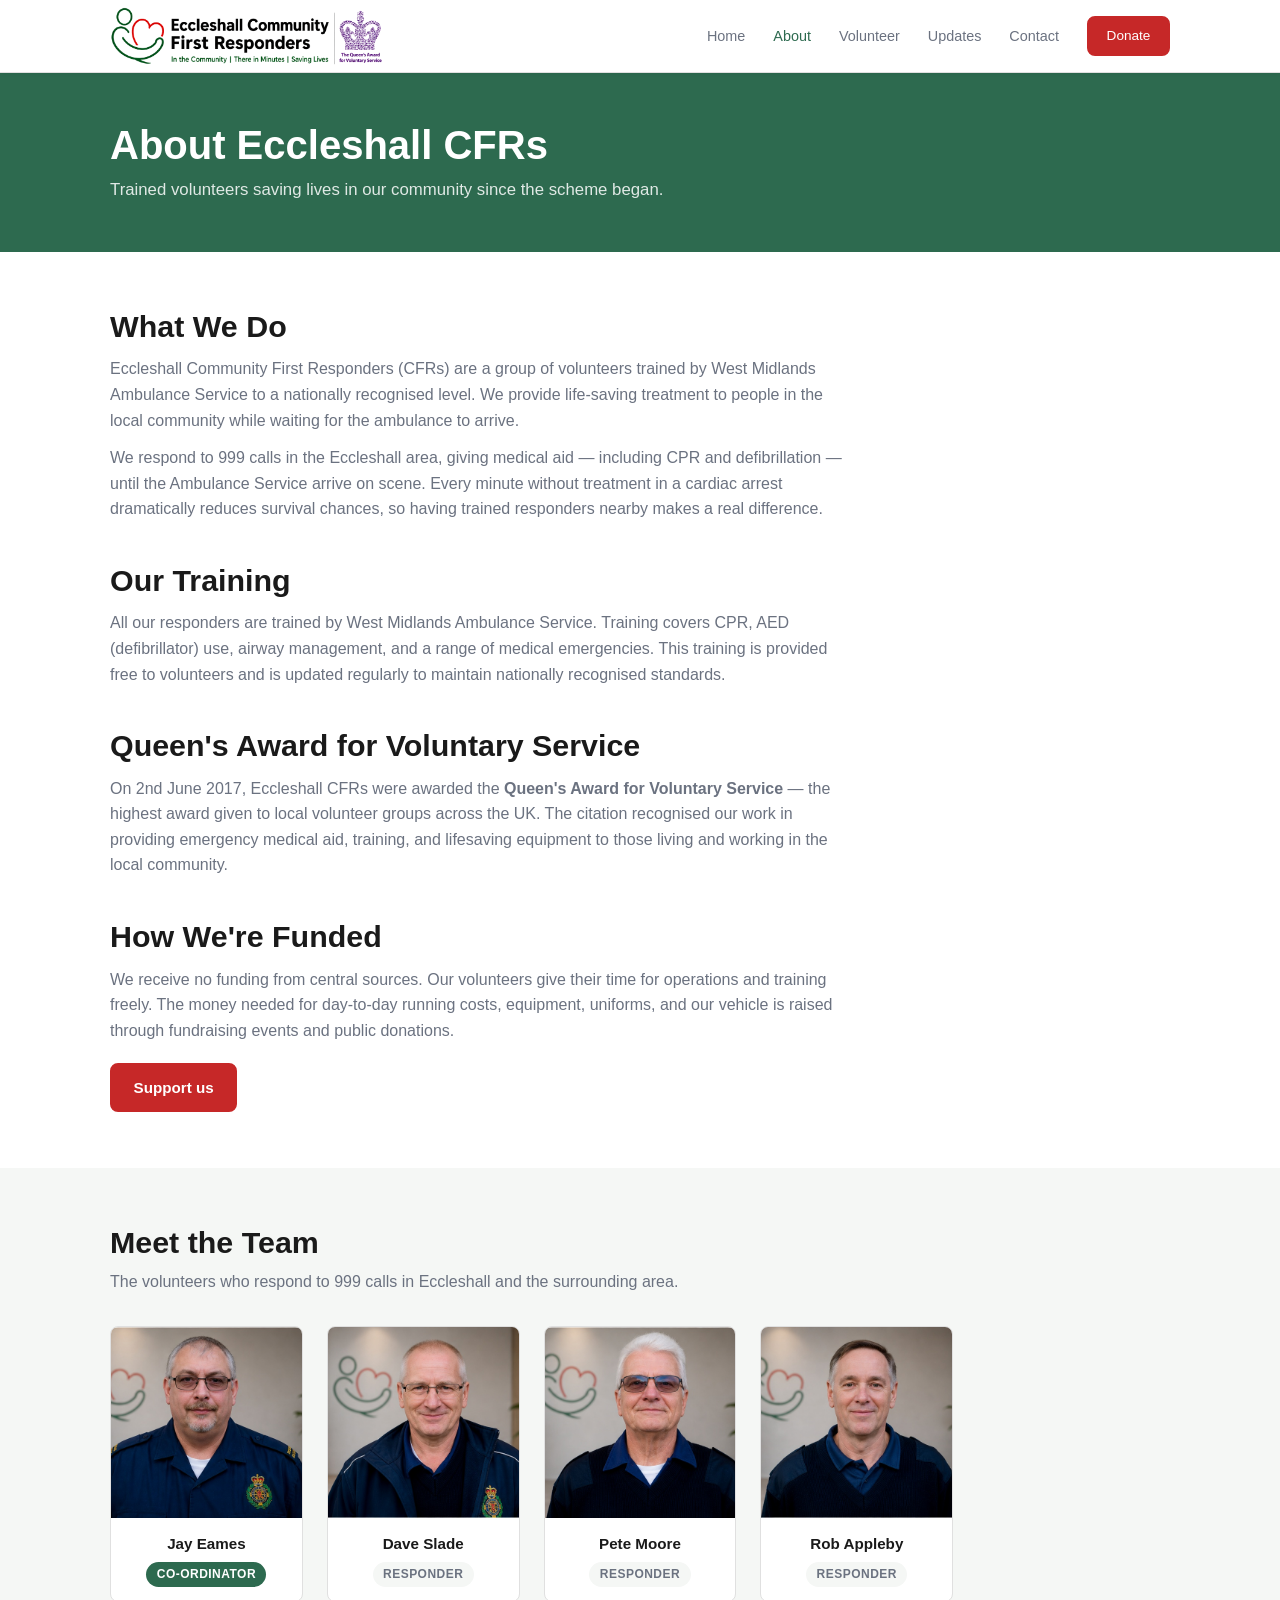
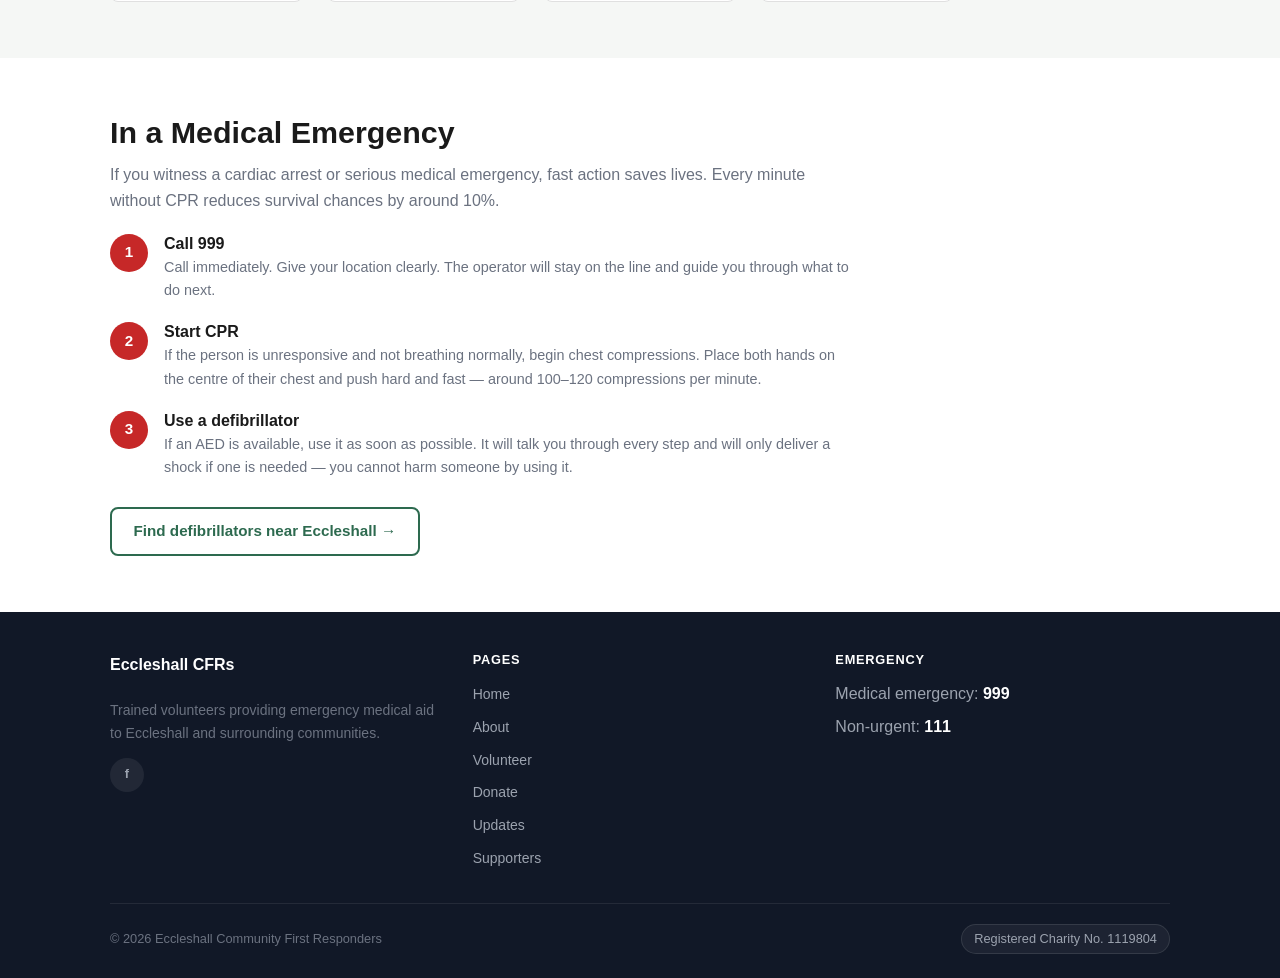
<file: about.html>
<!DOCTYPE html>
<html lang="en">
<head>
  <meta charset="UTF-8">
  <meta name="viewport" content="width=device-width, initial-scale=1.0">
  <title>About – Eccleshall Community First Responders</title>
  <meta name="description" content="Learn about Eccleshall Community First Responders — trained volunteers responding to 999 calls in the local community.">
  <link rel="icon" href="images/favicon.ico" sizes="any">
  <link rel="icon" type="image/png" sizes="32x32" href="images/favicon-32x32.png">
  <link rel="icon" type="image/png" sizes="16x16" href="images/favicon-16x16.png">
  <link rel="apple-touch-icon" sizes="180x180" href="images/favicon-180x180.png">
  <link rel="canonical" href="https://www.eccleshallcfrs.org.uk/about">
  <meta property="og:type" content="website">
  <meta property="og:site_name" content="Eccleshall Community First Responders">
  <meta property="og:title" content="About – Eccleshall Community First Responders">
  <meta property="og:description" content="Learn about Eccleshall Community First Responders — trained volunteers responding to 999 calls in the local community.">
  <meta property="og:url" content="https://www.eccleshallcfrs.org.uk/about">
  <meta property="og:image" content="https://www.eccleshallcfrs.org.uk/images/ecfr-logo.png">
  <meta name="twitter:card" content="summary">
  <meta name="twitter:title" content="About – Eccleshall Community First Responders">
  <meta name="twitter:description" content="Learn about Eccleshall Community First Responders — trained volunteers responding to 999 calls in the local community.">
  <meta name="twitter:image" content="https://www.eccleshallcfrs.org.uk/images/ecfr-logo.png">
  <link rel="stylesheet" href="css/style.css">
</head>
<body>

<header class="site-header">
  <nav class="container nav">
    <a href="index.html" class="nav-logo">
      <img src="images/ecfr-logo.png" alt="Eccleshall Community First Responders" class="nav-logo-img">
    </a>
    <button class="nav-toggle" aria-label="Toggle navigation" aria-expanded="false">
      <span></span><span></span><span></span>
    </button>
    <ul class="nav-links" role="list">
      <li><a href="index.html">Home</a></li>
      <li><a href="about.html" class="active">About</a></li>
      <li><a href="volunteer.html">Volunteer</a></li>
      <li><a href="updates.html">Updates</a></li>
      <li><a href="contact.html">Contact</a></li>
      <li><a href="donate.html" class="btn btn-red">Donate</a></li>
    </ul>
  </nav>
</header>

<main>

  <section class="page-hero">
    <div class="container">
      <h1>About Eccleshall CFRs</h1>
      <p>Trained volunteers saving lives in our community since the scheme began.</p>
    </div>
  </section>

  <section class="section">
    <div class="container">
      <div style="max-width:740px;">
        <h2>What We Do</h2>
        <p style="margin-top:0.75rem;">Eccleshall Community First Responders (CFRs) are a group of volunteers trained by West Midlands Ambulance Service to a nationally recognised level. We provide life-saving treatment to people in the local community while waiting for the ambulance to arrive.</p>
        <p style="margin-top:0.75rem;">We respond to 999 calls in the Eccleshall area, giving medical aid — including CPR and defibrillation — until the Ambulance Service arrive on scene. Every minute without treatment in a cardiac arrest dramatically reduces survival chances, so having trained responders nearby makes a real difference.</p>

        <h2 style="margin-top:2.5rem;">Our Training</h2>
        <p style="margin-top:0.75rem;">All our responders are trained by West Midlands Ambulance Service. Training covers CPR, AED (defibrillator) use, airway management, and a range of medical emergencies. This training is provided free to volunteers and is updated regularly to maintain nationally recognised standards.</p>

        <h2 style="margin-top:2.5rem;">Queen's Award for Voluntary Service</h2>
        <p style="margin-top:0.75rem;">On 2nd June 2017, Eccleshall CFRs were awarded the <strong>Queen's Award for Voluntary Service</strong> — the highest award given to local volunteer groups across the UK. The citation recognised our work in providing emergency medical aid, training, and lifesaving equipment to those living and working in the local community.</p>

        <h2 style="margin-top:2.5rem;">How We're Funded</h2>
        <p style="margin-top:0.75rem;">We receive no funding from central sources. Our volunteers give their time for operations and training freely. The money needed for day-to-day running costs, equipment, uniforms, and our vehicle is raised through fundraising events and public donations.</p>
        <a href="donate.html" class="btn btn-red" style="margin-top:1.25rem;">Support us</a>
      </div>
    </div>
  </section>

  <section class="section section-alt">
    <div class="container">
      <h2>Meet the Team</h2>
      <p style="margin-top:0.5rem;margin-bottom:2rem;color:var(--muted);">The volunteers who respond to 999 calls in Eccleshall and the surrounding area.</p>
      <div class="team-grid">

        <div class="team-card">
          <img src="images/team/jay.eames.jpg" alt="Jay Eames" class="team-photo">
          <div class="team-info">
            <strong>Jay Eames</strong>
            <span class="team-role team-role-coord">Co-ordinator</span>
          </div>
        </div>

        <div class="team-card">
          <img src="images/team/dave.slade.jpg" alt="Dave Slade" class="team-photo">
          <div class="team-info">
            <strong>Dave Slade</strong>
            <span class="team-role">Responder</span>
          </div>
        </div>

        <div class="team-card">
          <img src="images/team/pete.moore.jpg" alt="Pete Moore" class="team-photo">
          <div class="team-info">
            <strong>Pete Moore</strong>
            <span class="team-role">Responder</span>
          </div>
        </div>

        <div class="team-card">
          <img src="images/team/rob.appleby.jpg" alt="Rob Appleby" class="team-photo">
          <div class="team-info">
            <strong>Rob Appleby</strong>
            <span class="team-role">Responder</span>
          </div>
        </div>

      </div>
    </div>
  </section>

  <section class="section">
    <div class="container">
      <div style="max-width:740px;">
        <h2>In a Medical Emergency</h2>
        <p style="margin-top:0.75rem;">If you witness a cardiac arrest or serious medical emergency, fast action saves lives. Every minute without CPR reduces survival chances by around 10%.</p>
        <div class="esteps">
          <div class="estep">
            <div class="estep-num">1</div>
            <div>
              <h3>Call 999</h3>
              <p>Call immediately. Give your location clearly. The operator will stay on the line and guide you through what to do next.</p>
            </div>
          </div>
          <div class="estep">
            <div class="estep-num">2</div>
            <div>
              <h3>Start CPR</h3>
              <p>If the person is unresponsive and not breathing normally, begin chest compressions. Place both hands on the centre of their chest and push hard and fast — around 100–120 compressions per minute.</p>
            </div>
          </div>
          <div class="estep">
            <div class="estep-num">3</div>
            <div>
              <h3>Use a defibrillator</h3>
              <p>If an AED is available, use it as soon as possible. It will talk you through every step and will only deliver a shock if one is needed — you cannot harm someone by using it.</p>
            </div>
          </div>
        </div>
        <a href="defib.html" class="btn btn-outline" style="margin-top:1.75rem;">Find defibrillators near Eccleshall →</a>
      </div>
    </div>
  </section>

</main>

<footer class="site-footer">
  <div class="container">
    <div class="footer-grid">
      <div class="footer-brand">
        <a href="index.html" class="footer-name">Eccleshall CFRs</a>
        <p style="margin-top:0.6rem;">Trained volunteers providing emergency medical aid to Eccleshall and surrounding communities.</p>
        <div class="footer-social">
          <a href="https://facebook.com/131270403575068" class="social-btn" aria-label="Facebook" target="_blank" rel="noopener">f</a>
        </div>
      </div>
      <div class="footer-col">
        <h4>Pages</h4>
        <ul class="footer-links">
          <li><a href="index.html">Home</a></li>
          <li><a href="about.html">About</a></li>
          <li><a href="volunteer.html">Volunteer</a></li>
          <li><a href="donate.html">Donate</a></li>
          <li><a href="updates.html">Updates</a></li>
          <li><a href="sponsors.html">Supporters</a></li>
        </ul>
      </div>
      <div class="footer-col">
        <h4>Emergency</h4>
        <ul class="footer-links">
          <li>Medical emergency: <strong style="color:#fff;">999</strong></li>
          <li>Non-urgent: <strong style="color:#fff;">111</strong></li>
        </ul>
      </div>
    </div>
    <div class="footer-bottom">
      <p>© 2026 Eccleshall Community First Responders</p>
      <span class="charity-no">Registered Charity No. 1119804</span>
    </div>
  </div>
</footer>

<script>
  (function() {
    var t = document.querySelector('.nav-toggle');
    var m = document.querySelector('.nav-links');
    if (t && m) t.addEventListener('click', function() {
      var open = m.classList.toggle('open');
      t.setAttribute('aria-expanded', String(open));
    });
  })();
</script>
</body>
</html>
</file>
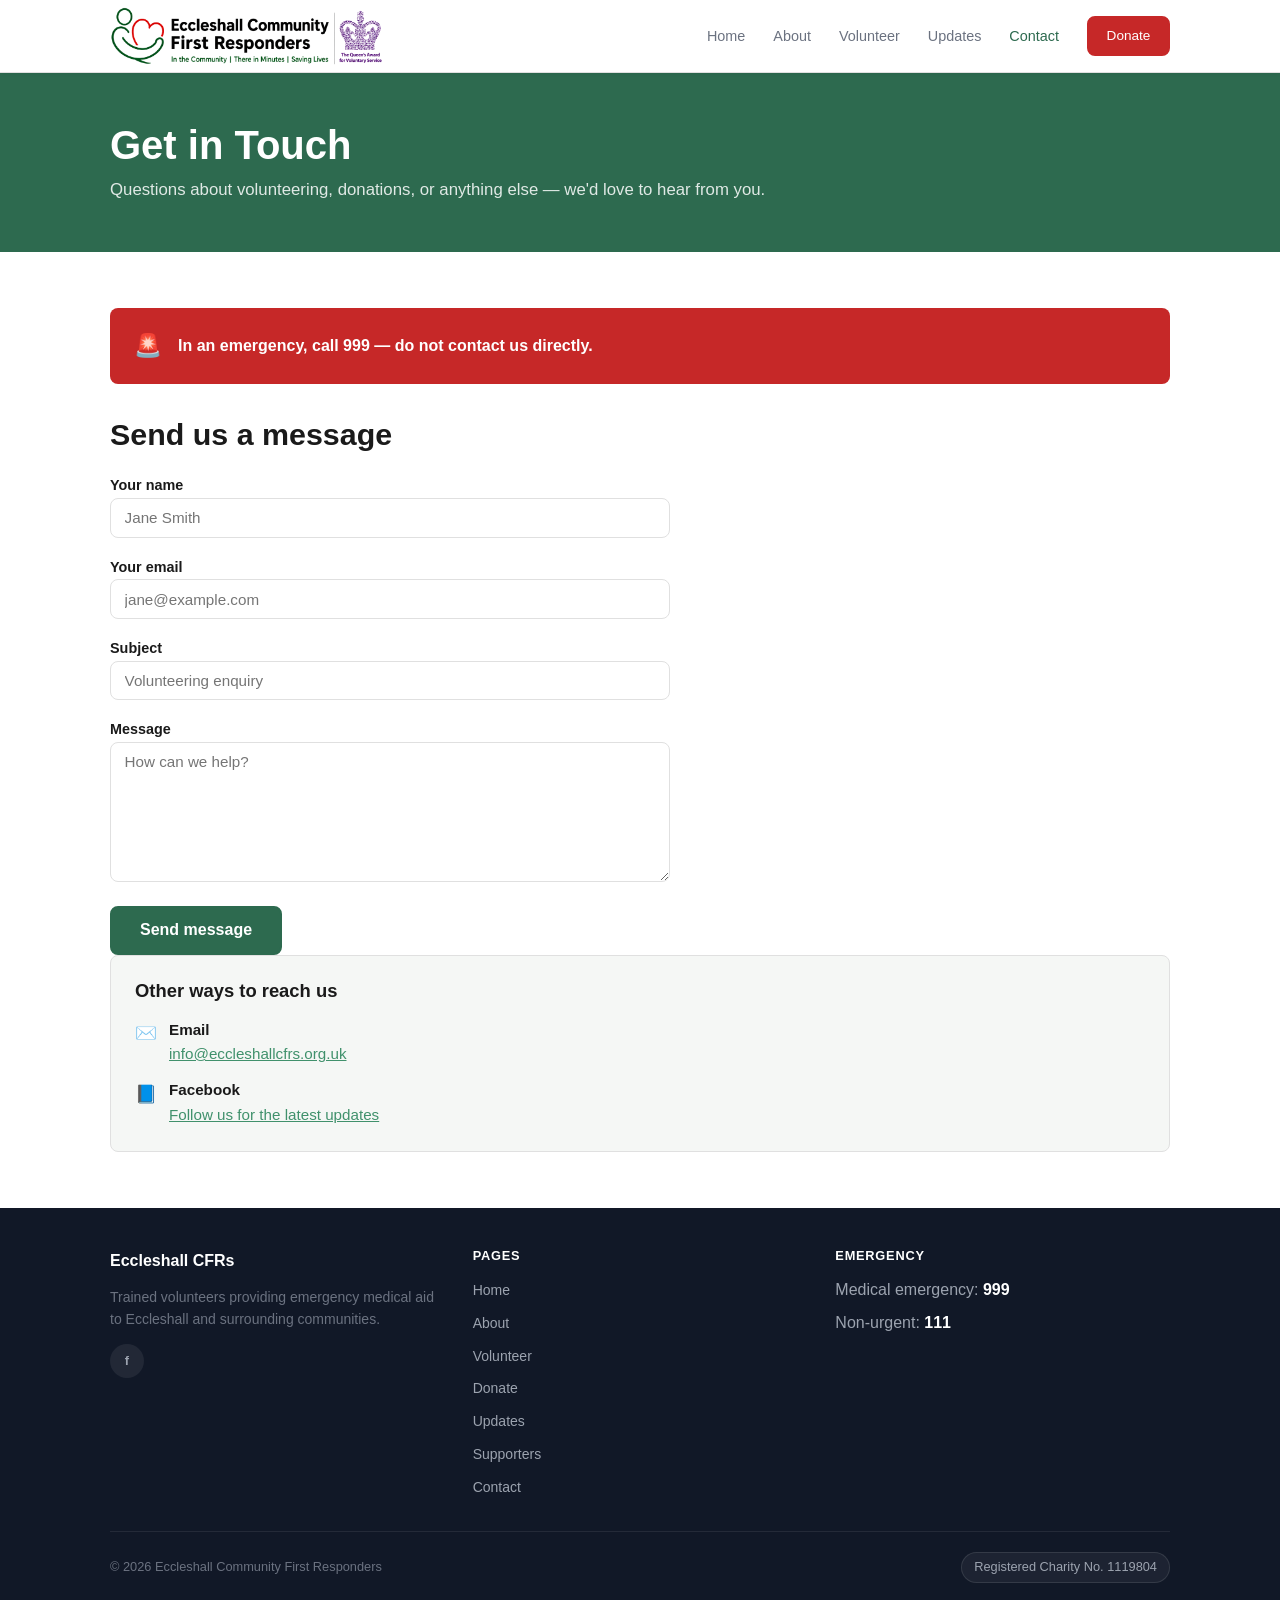
<file: contact.html>
<!DOCTYPE html>
<html lang="en">
<head>
  <meta charset="UTF-8">
  <meta name="viewport" content="width=device-width, initial-scale=1.0">
  <title>Contact – Eccleshall Community First Responders</title>
  <meta name="description" content="Contact Eccleshall Community First Responders — send us a message, find us on Facebook, or write to our Stafford address.">
  <link rel="icon" href="images/favicon.ico" sizes="any">
  <link rel="icon" type="image/png" sizes="32x32" href="images/favicon-32x32.png">
  <link rel="icon" type="image/png" sizes="16x16" href="images/favicon-16x16.png">
  <link rel="apple-touch-icon" sizes="180x180" href="images/favicon-180x180.png">
  <link rel="canonical" href="https://www.eccleshallcfrs.org.uk/contact">
  <meta property="og:type" content="website">
  <meta property="og:site_name" content="Eccleshall Community First Responders">
  <meta property="og:title" content="Contact – Eccleshall Community First Responders">
  <meta property="og:description" content="Contact Eccleshall Community First Responders — send us a message, find us on Facebook, or write to our Stafford address.">
  <meta property="og:url" content="https://www.eccleshallcfrs.org.uk/contact">
  <meta property="og:image" content="https://www.eccleshallcfrs.org.uk/images/ecfr-logo.png">
  <meta name="twitter:card" content="summary">
  <meta name="twitter:title" content="Contact – Eccleshall Community First Responders">
  <meta name="twitter:description" content="Contact Eccleshall Community First Responders — send us a message, find us on Facebook, or write to our Stafford address.">
  <meta name="twitter:image" content="https://www.eccleshallcfrs.org.uk/images/ecfr-logo.png">
  <link rel="stylesheet" href="css/style.css">
</head>
<body>

<header class="site-header">
  <nav class="container nav">
    <a href="index.html" class="nav-logo">
      <img src="images/ecfr-logo.png" alt="Eccleshall Community First Responders" class="nav-logo-img">
    </a>
    <button class="nav-toggle" aria-label="Toggle navigation" aria-expanded="false">
      <span></span><span></span><span></span>
    </button>
    <ul class="nav-links" role="list">
      <li><a href="index.html">Home</a></li>
      <li><a href="about.html">About</a></li>
      <li><a href="volunteer.html">Volunteer</a></li>
      <li><a href="updates.html">Updates</a></li>
      <li><a href="contact.html" class="active">Contact</a></li>
      <li><a href="donate.html" class="btn btn-red">Donate</a></li>
    </ul>
  </nav>
</header>

<main>

  <section class="page-hero">
    <div class="container">
      <h1>Get in Touch</h1>
      <p>Questions about volunteering, donations, or anything else — we'd love to hear from you.</p>
    </div>
  </section>

  <section class="section">
    <div class="container">
      <div style="background:var(--red);color:#fff;border-radius:var(--radius);padding:1.25rem 1.5rem;margin-bottom:2rem;display:flex;gap:1rem;align-items:center;">
        <span style="font-size:1.4rem;flex-shrink:0;">🚨</span>
        <p style="margin:0;font-weight:700;color:#fff;">In an emergency, call <strong>999</strong> — do not contact us directly.</p>
      </div>
    </div>
    <div class="container grid-2" style="gap:3rem;align-items:start;">

      <!-- Form -->
      <div>
        <h2 style="margin-bottom:1.25rem;">Send us a message</h2>
        <!-- SETUP: Sign up free at formspree.io, create a form pointed at info@eccleshallcfrs.org.uk, then replace YOUR_FORM_ID below -->
        <form id="contact-form" action="https://formspree.io/f/xykokgoo" method="POST" class="contact-form">
          <div>
            <label for="name">Your name</label>
            <input type="text" id="name" name="name" required placeholder="Jane Smith" autocomplete="name">
          </div>
          <div>
            <label for="email">Your email</label>
            <input type="email" id="email" name="email" required placeholder="jane@example.com" autocomplete="email">
          </div>
          <div>
            <label for="subject">Subject</label>
            <input type="text" id="subject" name="subject" placeholder="Volunteering enquiry">
          </div>
          <div>
            <label for="message">Message</label>
            <textarea id="message" name="message" required placeholder="How can we help?"></textarea>
          </div>
          <div>
            <button type="submit" class="btn btn-primary btn-lg">Send message</button>
          </div>
        </form>
        <div id="form-status" style="margin-top:1rem;display:none;"></div>
      </div>

      <!-- Contact info -->
      <div class="info-box">
        <h3>Other ways to reach us</h3>
        <ul>
          <li>
            <span>✉️</span>
            <span><strong>Email</strong><br><a href="mailto:info@eccleshallcfrs.org.uk">info@eccleshallcfrs.org.uk</a></span>
          </li>
          <li>
            <span>📘</span>
            <span><strong>Facebook</strong><br><a href="https://www.facebook.com/131270403575068" target="_blank" rel="noopener">Follow us for the latest updates</a></span>
          </li>
        </ul>
      </div>

    </div>
  </section>

</main>

<footer class="site-footer">
  <div class="container">
    <div class="footer-grid">
      <div class="footer-brand">
        <a href="index.html" class="footer-name">Eccleshall CFRs</a>
        <p>Trained volunteers providing emergency medical aid to Eccleshall and surrounding communities.</p>
        <div class="footer-social">
          <a href="https://facebook.com/131270403575068" class="social-btn" aria-label="Facebook" target="_blank" rel="noopener">f</a>
        </div>
      </div>
      <div class="footer-col">
        <h4>Pages</h4>
        <ul class="footer-links">
          <li><a href="index.html">Home</a></li>
          <li><a href="about.html">About</a></li>
          <li><a href="volunteer.html">Volunteer</a></li>
          <li><a href="donate.html">Donate</a></li>
          <li><a href="updates.html">Updates</a></li>
          <li><a href="sponsors.html">Supporters</a></li>
          <li><a href="contact.html">Contact</a></li>
        </ul>
      </div>
      <div class="footer-col">
        <h4>Emergency</h4>
        <ul class="footer-links">
          <li>Medical emergency: <strong style="color:#fff;">999</strong></li>
          <li>Non-urgent: <strong style="color:#fff;">111</strong></li>
        </ul>
      </div>
    </div>
    <div class="footer-bottom">
      <p>© 2026 Eccleshall Community First Responders</p>
      <span class="charity-no">Registered Charity No. 1119804</span>
    </div>
  </div>
</footer>

<script>
  (function() {
    var t = document.querySelector('.nav-toggle');
    var m = document.querySelector('.nav-links');
    if (t && m) t.addEventListener('click', function() {
      var open = m.classList.toggle('open');
      t.setAttribute('aria-expanded', String(open));
    });

    var form   = document.getElementById('contact-form');
    var status = document.getElementById('form-status');

    if (form) {
      form.addEventListener('submit', async function(e) {
        e.preventDefault();
        var btn = form.querySelector('button[type=submit]');
        btn.disabled = true;
        btn.textContent = 'Sending…';
        try {
          var res = await fetch(form.action, {
            method: 'POST',
            body: new FormData(form),
            headers: { 'Accept': 'application/json' }
          });
          if (res.ok) {
            form.style.display = 'none';
            status.style.display = 'block';
            status.innerHTML = '<div class="form-success">Thanks for your message — we\'ll be in touch soon.</div>';
          } else {
            throw new Error('Server error');
          }
        } catch(err) {
          btn.disabled = false;
          btn.textContent = 'Send message';
          status.style.display = 'block';
          status.innerHTML = '<div class="form-error">Something went wrong. Please email us directly at <a href="mailto:info@eccleshallcfrs.org.uk">info@eccleshallcfrs.org.uk</a>.</div>';
        }
      });
    }
  })();
</script>
</body>
</html>
</file>
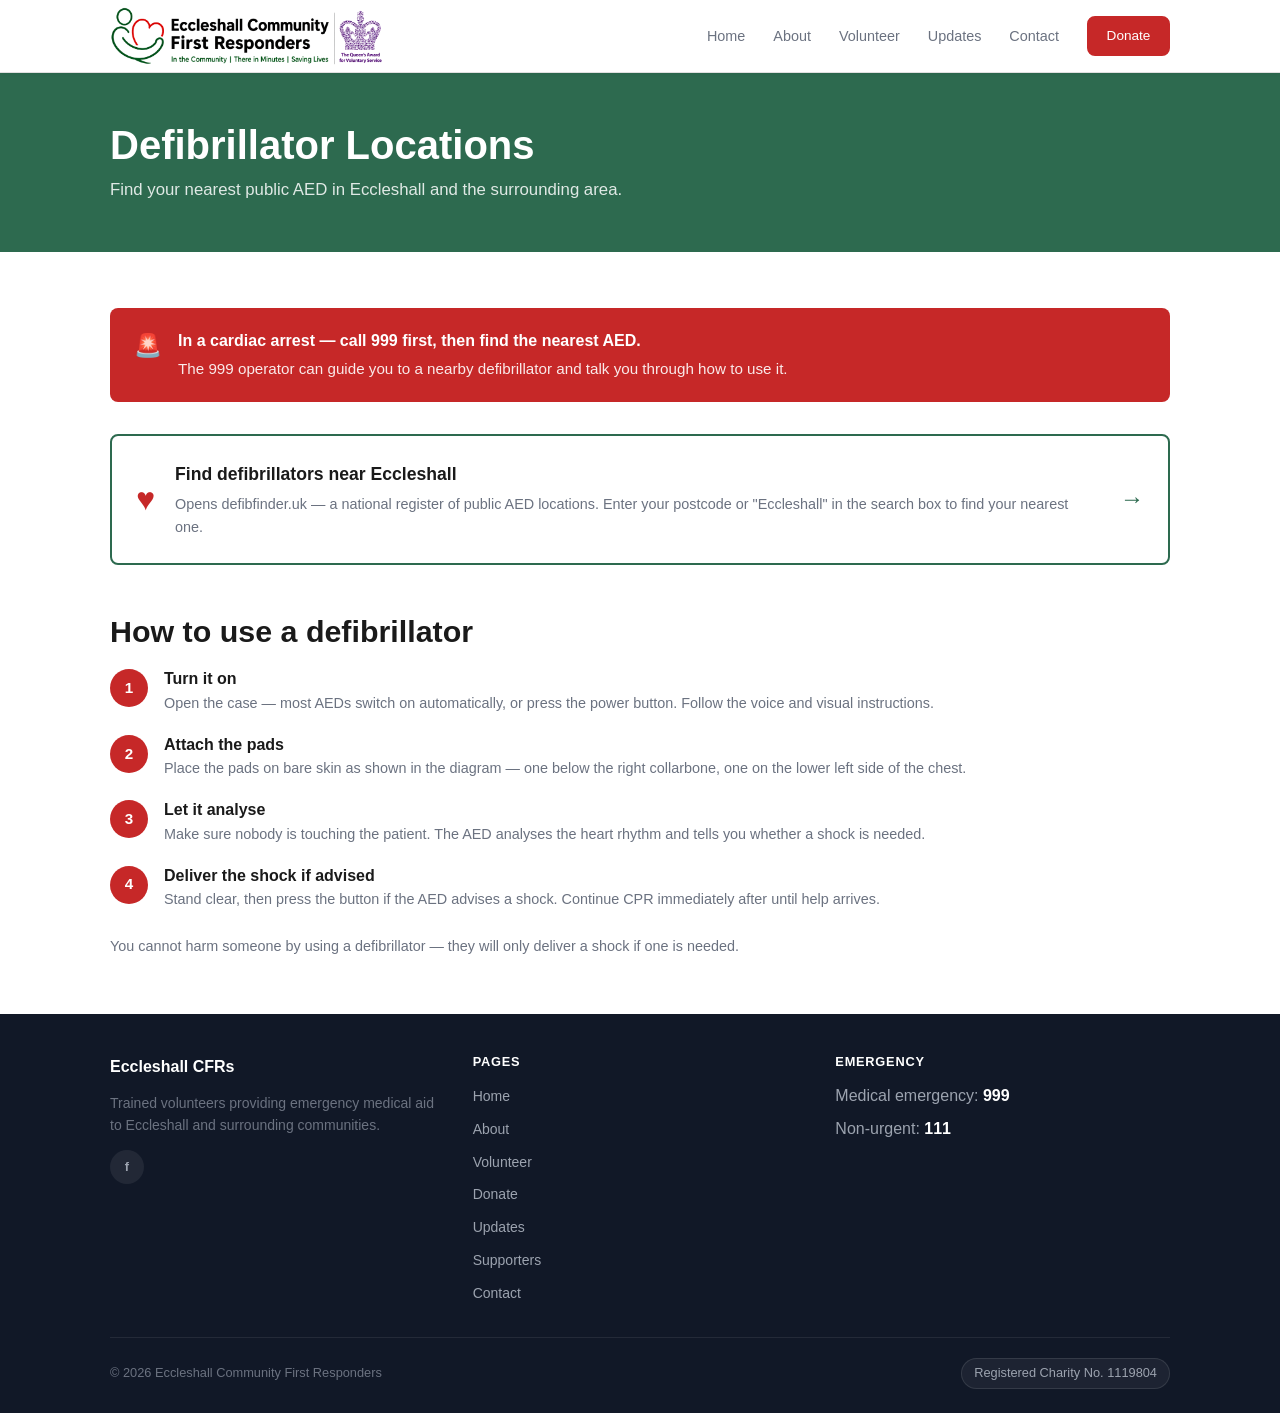
<file: defib.html>
<!DOCTYPE html>
<html lang="en">
<head>
  <meta charset="UTF-8">
  <meta name="viewport" content="width=device-width, initial-scale=1.0">
  <title>Defibrillator Locations – Eccleshall Community First Responders</title>
  <meta name="description" content="Find public defibrillator (AED) locations in Eccleshall and surrounding areas.">
  <link rel="icon" href="images/favicon.ico" sizes="any">
  <link rel="icon" type="image/png" sizes="32x32" href="images/favicon-32x32.png">
  <link rel="icon" type="image/png" sizes="16x16" href="images/favicon-16x16.png">
  <link rel="apple-touch-icon" sizes="180x180" href="images/favicon-180x180.png">
  <link rel="canonical" href="https://www.eccleshallcfrs.org.uk/defib">
  <meta property="og:type" content="website">
  <meta property="og:site_name" content="Eccleshall Community First Responders">
  <meta property="og:title" content="Defibrillator Locations – Eccleshall Community First Responders">
  <meta property="og:description" content="Find public defibrillator (AED) locations in Eccleshall and surrounding areas.">
  <meta property="og:url" content="https://www.eccleshallcfrs.org.uk/defib">
  <meta property="og:image" content="https://www.eccleshallcfrs.org.uk/images/ecfr-logo.png">
  <meta name="twitter:card" content="summary">
  <meta name="twitter:title" content="Defibrillator Locations – Eccleshall Community First Responders">
  <meta name="twitter:description" content="Find public defibrillator (AED) locations in Eccleshall and surrounding areas.">
  <meta name="twitter:image" content="https://www.eccleshallcfrs.org.uk/images/ecfr-logo.png">
  <link rel="stylesheet" href="css/style.css">
  <style>
    .defib-link-card {
      display: block;
      text-decoration: none;
      border: 2px solid var(--green);
      border-radius: var(--radius);
      padding: 1.5rem;
      background: #fff;
      transition: background 0.15s, border-color 0.15s;
    }
    .defib-link-card:hover { background: #f0faf4; border-color: #1B4332; }
    .defib-link-card-inner { display: flex; align-items: center; gap: 1.25rem; }
    .defib-link-icon { font-size: 2rem; color: var(--red); flex-shrink: 0; line-height: 1; }
    .defib-link-card strong { display: block; font-size: 1.1rem; color: #1A1A1A; margin-bottom: 0.3rem; }
    .defib-link-card p { margin: 0; font-size: 0.9rem; color: var(--muted); }
    .defib-link-arrow { margin-left: auto; font-size: 1.5rem; color: var(--green); flex-shrink: 0; }
  </style>
</head>
<body>

<header class="site-header">
  <nav class="container nav">
    <a href="index.html" class="nav-logo">
      <img src="images/ecfr-logo.png" alt="Eccleshall Community First Responders" class="nav-logo-img">
    </a>
    <button class="nav-toggle" aria-label="Toggle navigation" aria-expanded="false">
      <span></span><span></span><span></span>
    </button>
    <ul class="nav-links" role="list">
      <li><a href="index.html">Home</a></li>
      <li><a href="about.html">About</a></li>
      <li><a href="volunteer.html">Volunteer</a></li>
      <li><a href="updates.html">Updates</a></li>
      <li><a href="contact.html">Contact</a></li>
      <li><a href="donate.html" class="btn btn-red">Donate</a></li>
    </ul>
  </nav>
</header>

<main>

  <section class="page-hero">
    <div class="container">
      <h1>Defibrillator Locations</h1>
      <p>Find your nearest public AED in Eccleshall and the surrounding area.</p>
    </div>
  </section>

  <section class="section">
    <div class="container">

      <div style="background:var(--red);color:#fff;border-radius:var(--radius);padding:1.25rem 1.5rem;margin-bottom:2rem;display:flex;gap:1rem;align-items:flex-start;">
        <span style="font-size:1.4rem;flex-shrink:0;">🚨</span>
        <div>
          <strong>In a cardiac arrest — call 999 first, then find the nearest AED.</strong>
          <p style="color:rgba(255,255,255,0.9);margin-top:0.25rem;font-size:0.95rem;">The 999 operator can guide you to a nearby defibrillator and talk you through how to use it.</p>
        </div>
      </div>

      <a href="https://www.defibfinder.uk/" target="_blank" rel="noopener" class="defib-link-card">
        <div class="defib-link-card-inner">
          <div class="defib-link-icon">♥</div>
          <div>
            <strong>Find defibrillators near Eccleshall</strong>
            <p>Opens defibfinder.uk — a national register of public AED locations. Enter your postcode or "Eccleshall" in the search box to find your nearest one.</p>
          </div>
          <span class="defib-link-arrow">→</span>
        </div>
      </a>

      <div style="margin-top:3rem;">
        <h2>How to use a defibrillator</h2>
        <div class="esteps" style="margin-top:1.25rem;">
          <div class="estep">
            <div class="estep-num">1</div>
            <div>
              <h3>Turn it on</h3>
              <p>Open the case — most AEDs switch on automatically, or press the power button. Follow the voice and visual instructions.</p>
            </div>
          </div>
          <div class="estep">
            <div class="estep-num">2</div>
            <div>
              <h3>Attach the pads</h3>
              <p>Place the pads on bare skin as shown in the diagram — one below the right collarbone, one on the lower left side of the chest.</p>
            </div>
          </div>
          <div class="estep">
            <div class="estep-num">3</div>
            <div>
              <h3>Let it analyse</h3>
              <p>Make sure nobody is touching the patient. The AED analyses the heart rhythm and tells you whether a shock is needed.</p>
            </div>
          </div>
          <div class="estep">
            <div class="estep-num">4</div>
            <div>
              <h3>Deliver the shock if advised</h3>
              <p>Stand clear, then press the button if the AED advises a shock. Continue CPR immediately after until help arrives.</p>
            </div>
          </div>
        </div>
        <p style="margin-top:1.5rem;font-size:0.9rem;">You cannot harm someone by using a defibrillator — they will only deliver a shock if one is needed.</p>
      </div>

    </div>
  </section>

</main>

<footer class="site-footer">
  <div class="container">
    <div class="footer-grid">
      <div class="footer-brand">
        <a href="index.html" class="footer-name">Eccleshall CFRs</a>
        <p>Trained volunteers providing emergency medical aid to Eccleshall and surrounding communities.</p>
        <div class="footer-social">
          <a href="https://facebook.com/131270403575068" class="social-btn" aria-label="Facebook" target="_blank" rel="noopener">f</a>
        </div>
      </div>
      <div class="footer-col">
        <h4>Pages</h4>
        <ul class="footer-links">
          <li><a href="index.html">Home</a></li>
          <li><a href="about.html">About</a></li>
          <li><a href="volunteer.html">Volunteer</a></li>
          <li><a href="donate.html">Donate</a></li>
          <li><a href="updates.html">Updates</a></li>
          <li><a href="sponsors.html">Supporters</a></li>
          <li><a href="contact.html">Contact</a></li>
        </ul>
      </div>
      <div class="footer-col">
        <h4>Emergency</h4>
        <ul class="footer-links">
          <li>Medical emergency: <strong style="color:#fff;">999</strong></li>
          <li>Non-urgent: <strong style="color:#fff;">111</strong></li>
        </ul>
      </div>
    </div>
    <div class="footer-bottom">
      <p>© 2026 Eccleshall Community First Responders</p>
      <span class="charity-no">Registered Charity No. 1119804</span>
    </div>
  </div>
</footer>

<script>
  (function() {
    var t = document.querySelector('.nav-toggle');
    var m = document.querySelector('.nav-links');
    if (t && m) t.addEventListener('click', function() {
      var open = m.classList.toggle('open');
      t.setAttribute('aria-expanded', String(open));
    });
  })();
</script>
</body>
</html>
</file>
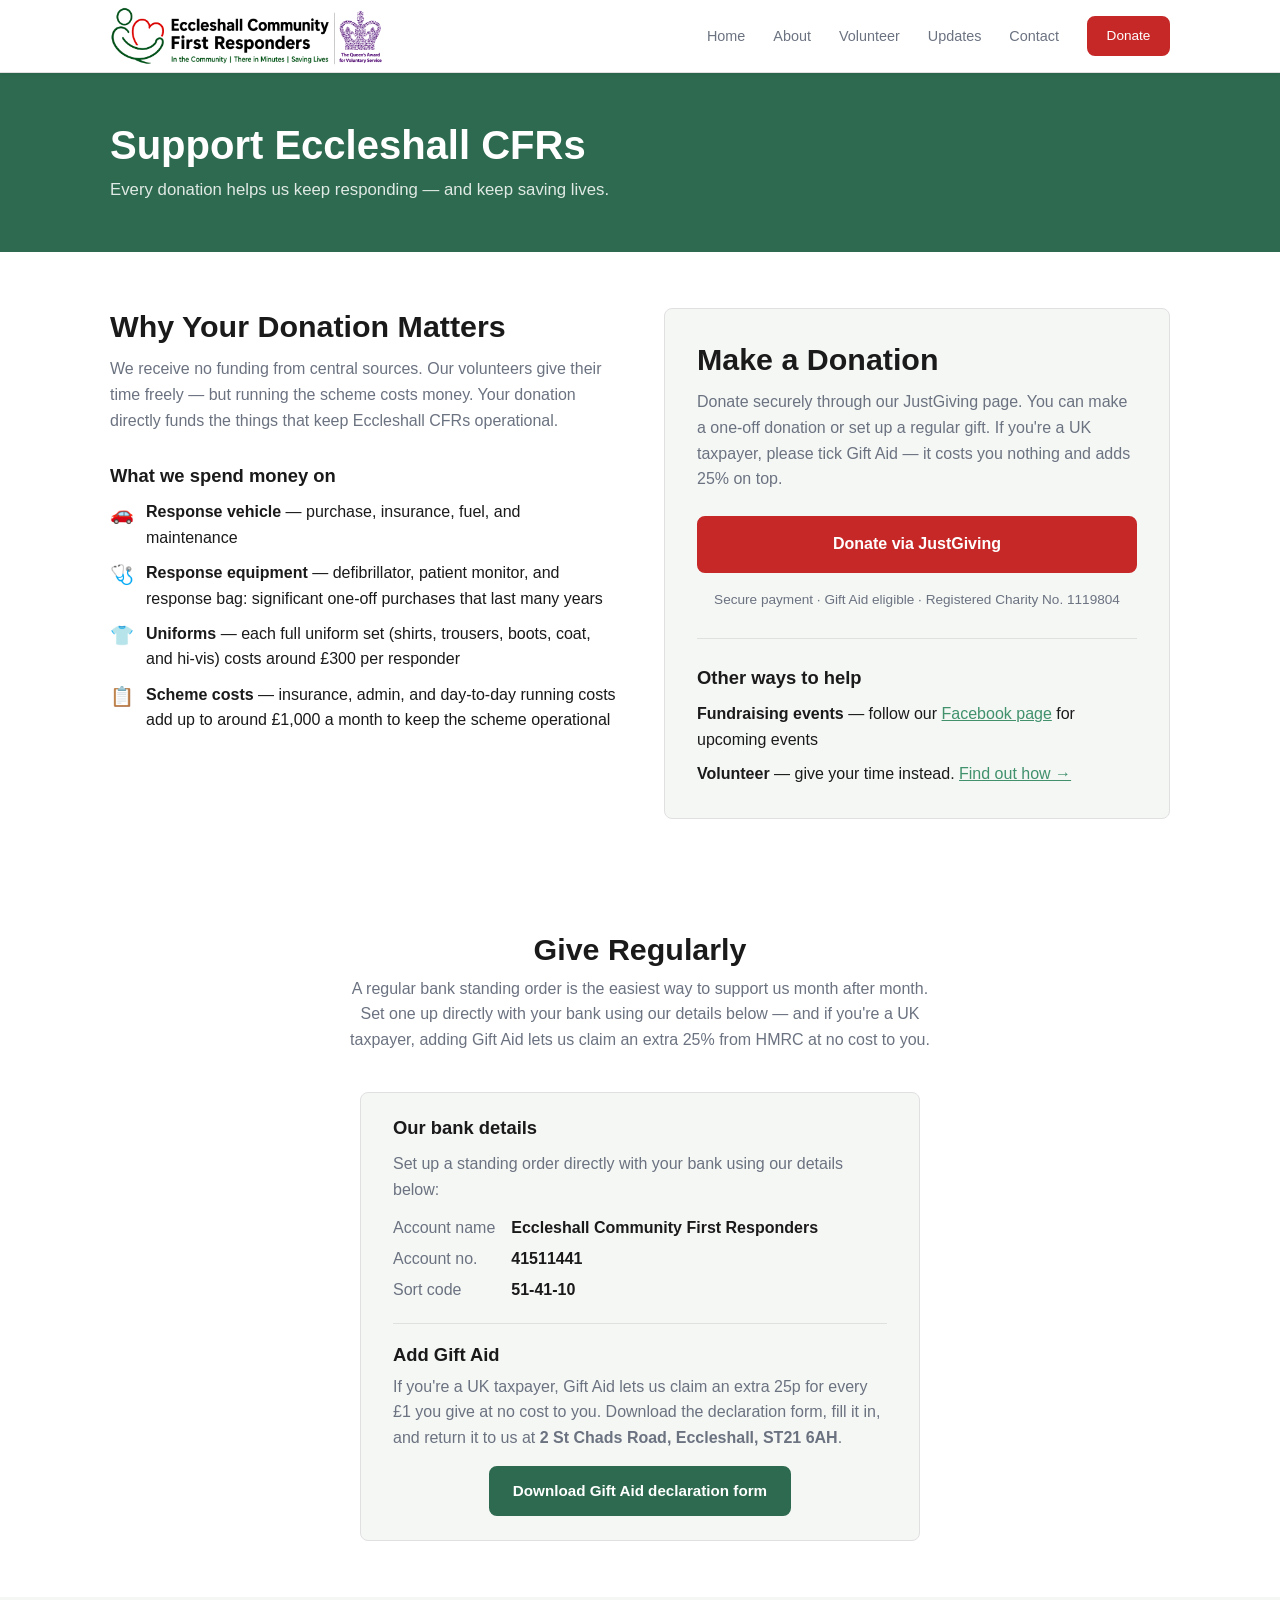
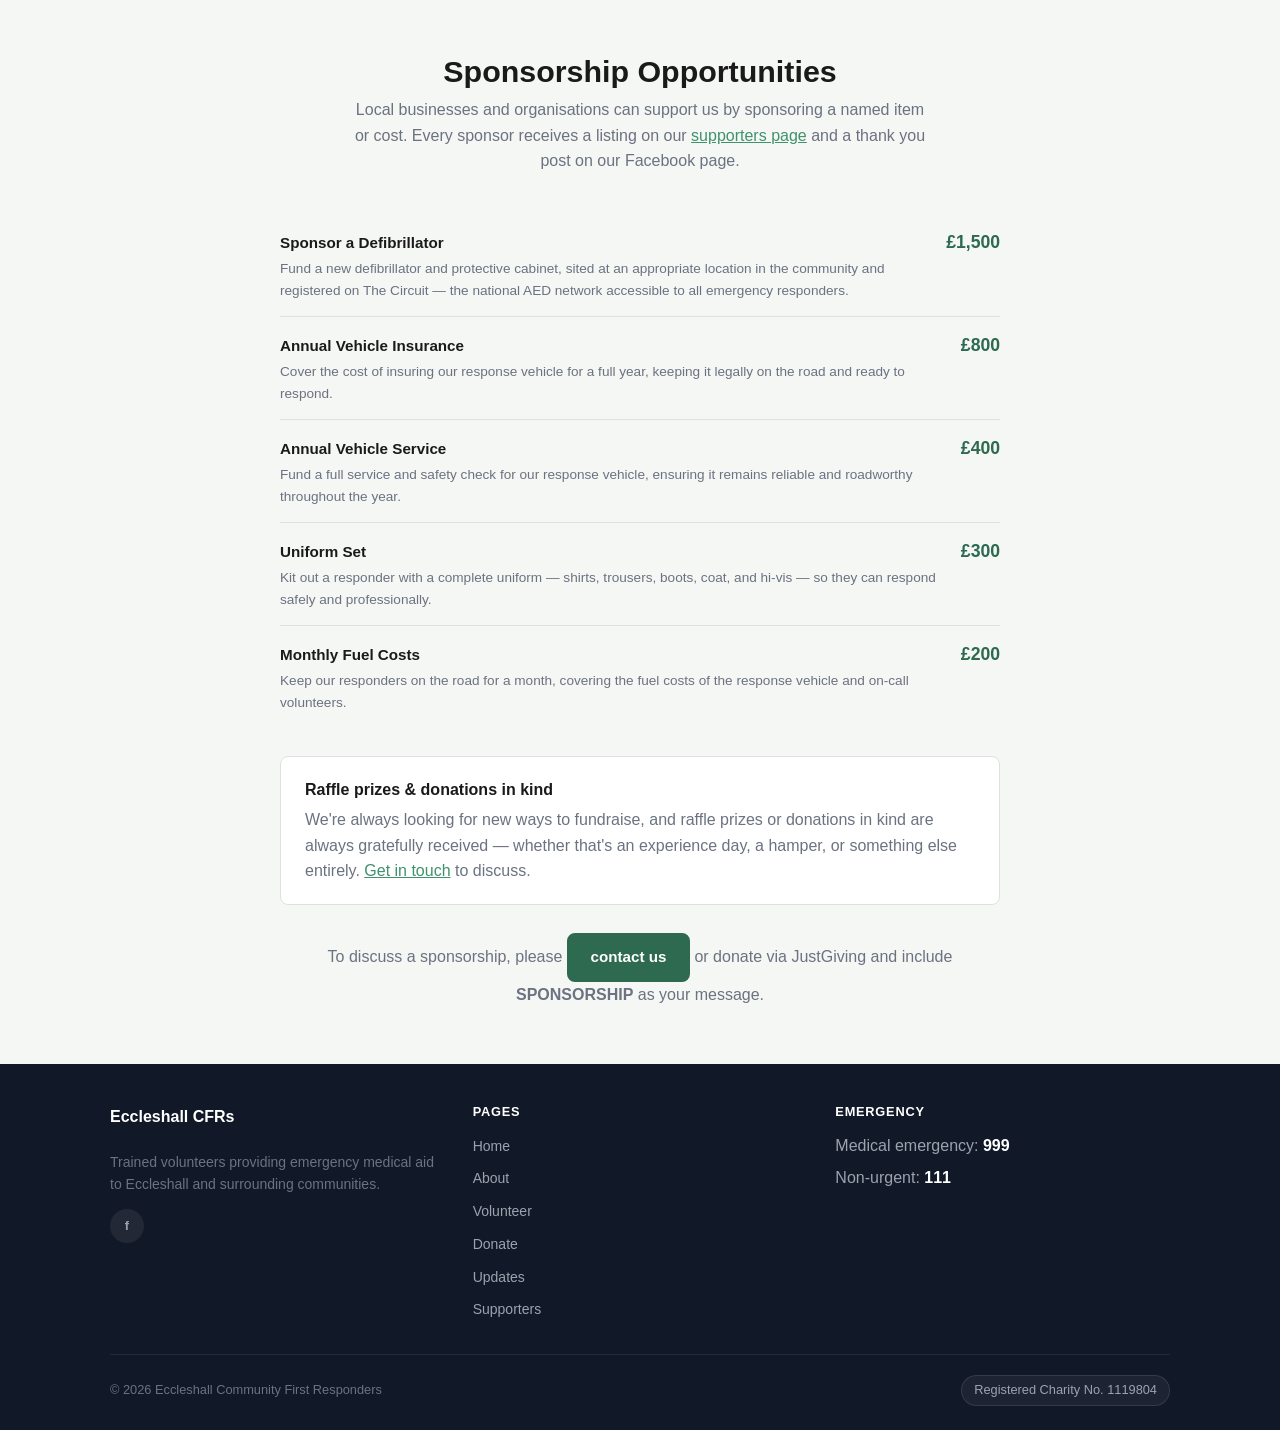
<file: donate.html>
<!DOCTYPE html>
<html lang="en">
<head>
  <meta charset="UTF-8">
  <meta name="viewport" content="width=device-width, initial-scale=1.0">
  <title>Donate – Eccleshall Community First Responders</title>
  <meta name="description" content="Support Eccleshall Community First Responders. We rely entirely on donations to fund our vehicle, equipment, and uniforms.">
  <link rel="icon" href="images/favicon.ico" sizes="any">
  <link rel="icon" type="image/png" sizes="32x32" href="images/favicon-32x32.png">
  <link rel="icon" type="image/png" sizes="16x16" href="images/favicon-16x16.png">
  <link rel="apple-touch-icon" sizes="180x180" href="images/favicon-180x180.png">
  <link rel="canonical" href="https://www.eccleshallcfrs.org.uk/donate">
  <meta property="og:type" content="website">
  <meta property="og:site_name" content="Eccleshall Community First Responders">
  <meta property="og:title" content="Donate – Eccleshall Community First Responders">
  <meta property="og:description" content="Support Eccleshall Community First Responders. We rely entirely on donations to fund our vehicle, equipment, and uniforms.">
  <meta property="og:url" content="https://www.eccleshallcfrs.org.uk/donate">
  <meta property="og:image" content="https://www.eccleshallcfrs.org.uk/images/ecfr-logo.png">
  <meta name="twitter:card" content="summary">
  <meta name="twitter:title" content="Donate – Eccleshall Community First Responders">
  <meta name="twitter:description" content="Support Eccleshall Community First Responders. We rely entirely on donations to fund our vehicle, equipment, and uniforms.">
  <meta name="twitter:image" content="https://www.eccleshallcfrs.org.uk/images/ecfr-logo.png">
  <link rel="stylesheet" href="css/style.css">
</head>
<body>

<header class="site-header">
  <nav class="container nav">
    <a href="index.html" class="nav-logo">
      <img src="images/ecfr-logo.png" alt="Eccleshall Community First Responders" class="nav-logo-img">
    </a>
    <button class="nav-toggle" aria-label="Toggle navigation" aria-expanded="false">
      <span></span><span></span><span></span>
    </button>
    <ul class="nav-links" role="list">
      <li><a href="index.html">Home</a></li>
      <li><a href="about.html">About</a></li>
      <li><a href="volunteer.html">Volunteer</a></li>
      <li><a href="updates.html">Updates</a></li>
      <li><a href="contact.html">Contact</a></li>
      <li><a href="donate.html" class="btn btn-red active">Donate</a></li>
    </ul>
  </nav>
</header>

<main>

  <section class="page-hero">
    <div class="container">
      <h1>Support Eccleshall CFRs</h1>
      <p>Every donation helps us keep responding — and keep saving lives.</p>
    </div>
  </section>

  <section class="section">
    <div class="container grid-2" style="display:grid;gap:3rem;align-items:start;">

      <div>
        <h2>Why Your Donation Matters</h2>
        <p style="margin-top:0.75rem;">We receive no funding from central sources. Our volunteers give their time freely — but running the scheme costs money. Your donation directly funds the things that keep Eccleshall CFRs operational.</p>

        <h3 style="margin-top:2rem;margin-bottom:0.75rem;">What we spend money on</h3>
        <ul style="display:flex;flex-direction:column;gap:0.6rem;list-style:none;">
          <li style="display:flex;gap:0.75rem;align-items:flex-start;">
            <span style="font-size:1.2rem;flex-shrink:0;">🚗</span>
            <span><strong>Response vehicle</strong> — purchase, insurance, fuel, and maintenance</span>
          </li>
          <li style="display:flex;gap:0.75rem;align-items:flex-start;">
            <span style="font-size:1.2rem;flex-shrink:0;">🩺</span>
            <span><strong>Response equipment</strong> — defibrillator, patient monitor, and response bag: significant one-off purchases that last many years</span>
          </li>
          <li style="display:flex;gap:0.75rem;align-items:flex-start;">
            <span style="font-size:1.2rem;flex-shrink:0;">👕</span>
            <span><strong>Uniforms</strong> — each full uniform set (shirts, trousers, boots, coat, and hi-vis) costs around £300 per responder</span>
          </li>
          <li style="display:flex;gap:0.75rem;align-items:flex-start;">
            <span style="font-size:1.2rem;flex-shrink:0;">📋</span>
            <span><strong>Scheme costs</strong> — insurance, admin, and day-to-day running costs add up to around £1,000 a month to keep the scheme operational</span>
          </li>
        </ul>
      </div>

      <div style="background:var(--bg-alt);border-radius:var(--radius);padding:2rem;border:1px solid var(--border);">
        <h2>Make a Donation</h2>
        <p style="margin-top:0.75rem;">Donate securely through our JustGiving page. You can make a one-off donation or set up a regular gift. If you're a UK taxpayer, please tick Gift Aid — it costs you nothing and adds 25% on top.</p>
        <a href="https://www.justgiving.com/eccleshallcommunityfirstresponders"
           target="_blank" rel="noopener"
           class="btn btn-red btn-lg" style="margin-top:1.5rem;width:100%;justify-content:center;">
          Donate via JustGiving
        </a>
        <p style="margin-top:1rem;font-size:0.85rem;text-align:center;">Secure payment · Gift Aid eligible · Registered Charity No. 1119804</p>

        <hr style="margin:1.75rem 0;border:none;border-top:1px solid var(--border);">
        <h3>Other ways to help</h3>
        <ul style="margin-top:0.75rem;display:flex;flex-direction:column;gap:0.5rem;list-style:none;">
          <li><strong>Fundraising events</strong> — follow our <a href="https://www.facebook.com/131270403575068" target="_blank" rel="noopener">Facebook page</a> for upcoming events</li>
          <li><strong>Volunteer</strong> — give your time instead. <a href="volunteer.html">Find out how →</a></li>
        </ul>
      </div>

    </div>
  </section>

  <section class="section" id="regular-giving">
    <div class="container">
      <div class="section-hd">
        <h2>Give Regularly</h2>
        <p>A regular bank standing order is the easiest way to support us month after month. Set one up directly with your bank using our details below — and if you're a UK taxpayer, adding Gift Aid lets us claim an extra 25% from HMRC at no cost to you.</p>
      </div>

      <div style="max-width:560px;margin:0 auto;">
        <div style="background:var(--bg-alt);border:1px solid var(--border);border-radius:var(--radius);padding:1.5rem 2rem;">
          <h3 style="margin-bottom:0.75rem;">Our bank details</h3>
          <p style="color:var(--muted);margin-bottom:0.75rem;">Set up a standing order directly with your bank using our details below:</p>
          <dl style="display:grid;grid-template-columns:auto 1fr;gap:0.35rem 1rem;">
            <dt style="color:var(--muted);">Account name</dt>
            <dd style="font-weight:600;">Eccleshall Community First Responders</dd>
            <dt style="color:var(--muted);">Account no.</dt>
            <dd style="font-weight:600;">41511441</dd>
            <dt style="color:var(--muted);">Sort code</dt>
            <dd style="font-weight:600;">51-41-10</dd>
          </dl>

          <hr style="margin:1.25rem 0;border:none;border-top:1px solid var(--border);">

          <h3 style="margin-bottom:0.5rem;">Add Gift Aid</h3>
          <p style="color:var(--muted);margin-bottom:1rem;">If you're a UK taxpayer, Gift Aid lets us claim an extra 25p for every £1 you give at no cost to you. Download the declaration form, fill it in, and return it to us at <strong>2 St Chads Road, Eccleshall, ST21 6AH</strong>.</p>
          <div style="text-align:center;">
            <a href="downloads/gift-aid-declaration.pdf" download
               class="btn btn-primary" style="display:inline-flex;">
              Download Gift Aid declaration form
            </a>
          </div>
        </div>
      </div>
    </div>
  </section>

  <section class="section section-alt" id="sponsorship">
    <div class="container">
      <div class="section-hd">
        <h2>Sponsorship Opportunities</h2>
        <p>Local businesses and organisations can support us by sponsoring a named item or cost. Every sponsor receives a listing on our <a href="sponsors.html">supporters page</a> and a thank you post on our Facebook page.</p>
      </div>

      <div style="max-width:720px;margin:0 auto;">
        <div class="tier-list">
          <div class="tier-item">
            <div class="tier-info">
              <strong>Sponsor a Defibrillator</strong>
              <p>Fund a new defibrillator and protective cabinet, sited at an appropriate location in the community and registered on The Circuit — the national AED network accessible to all emergency responders.</p>
            </div>
            <span class="tier-cost">£1,500</span>
          </div>
          <div class="tier-item">
            <div class="tier-info">
              <strong>Annual Vehicle Insurance</strong>
              <p>Cover the cost of insuring our response vehicle for a full year, keeping it legally on the road and ready to respond.</p>
            </div>
            <span class="tier-cost">£800</span>
          </div>
          <div class="tier-item">
            <div class="tier-info">
              <strong>Annual Vehicle Service</strong>
              <p>Fund a full service and safety check for our response vehicle, ensuring it remains reliable and roadworthy throughout the year.</p>
            </div>
            <span class="tier-cost">£400</span>
          </div>
          <div class="tier-item">
            <div class="tier-info">
              <strong>Uniform Set</strong>
              <p>Kit out a responder with a complete uniform — shirts, trousers, boots, coat, and hi-vis — so they can respond safely and professionally.</p>
            </div>
            <span class="tier-cost">£300</span>
          </div>
          <div class="tier-item">
            <div class="tier-info">
              <strong>Monthly Fuel Costs</strong>
              <p>Keep our responders on the road for a month, covering the fuel costs of the response vehicle and on-call volunteers.</p>
            </div>
            <span class="tier-cost">£200</span>
          </div>
        </div>

        <div style="margin-top:1.75rem;padding:1.25rem 1.5rem;background:#fff;border:1px solid var(--border);border-radius:var(--radius);">
          <strong>Raffle prizes &amp; donations in kind</strong>
          <p style="margin-top:0.3rem;">We're always looking for new ways to fundraise, and raffle prizes or donations in kind are always gratefully received — whether that's an experience day, a hamper, or something else entirely. <a href="contact.html">Get in touch</a> to discuss.</p>
        </div>

        <p style="margin-top:1.75rem;text-align:center;">
          To discuss a sponsorship, please <a href="contact.html" class="btn btn-primary">contact us</a> or donate via JustGiving and include <strong>SPONSORSHIP</strong> as your message.
        </p>
      </div>
    </div>
  </section>

</main>

<footer class="site-footer">
  <div class="container">
    <div class="footer-grid">
      <div class="footer-brand">
        <a href="index.html" class="footer-name">Eccleshall CFRs</a>
        <p style="margin-top:0.6rem;">Trained volunteers providing emergency medical aid to Eccleshall and surrounding communities.</p>
        <div class="footer-social">
          <a href="https://facebook.com/131270403575068" class="social-btn" aria-label="Facebook" target="_blank" rel="noopener">f</a>
        </div>
      </div>
      <div class="footer-col">
        <h4>Pages</h4>
        <ul class="footer-links">
          <li><a href="index.html">Home</a></li>
          <li><a href="about.html">About</a></li>
          <li><a href="volunteer.html">Volunteer</a></li>
          <li><a href="donate.html">Donate</a></li>
          <li><a href="updates.html">Updates</a></li>
          <li><a href="sponsors.html">Supporters</a></li>
        </ul>
      </div>
      <div class="footer-col">
        <h4>Emergency</h4>
        <ul class="footer-links">
          <li>Medical emergency: <strong style="color:#fff;">999</strong></li>
          <li>Non-urgent: <strong style="color:#fff;">111</strong></li>
        </ul>
      </div>
    </div>
    <div class="footer-bottom">
      <p>© 2026 Eccleshall Community First Responders</p>
      <span class="charity-no">Registered Charity No. 1119804</span>
    </div>
  </div>
</footer>

<script>
  (function() {
    var t = document.querySelector('.nav-toggle');
    var m = document.querySelector('.nav-links');
    if (t && m) t.addEventListener('click', function() {
      var open = m.classList.toggle('open');
      t.setAttribute('aria-expanded', String(open));
    });
  })();
</script>
</body>
</html>
</file>
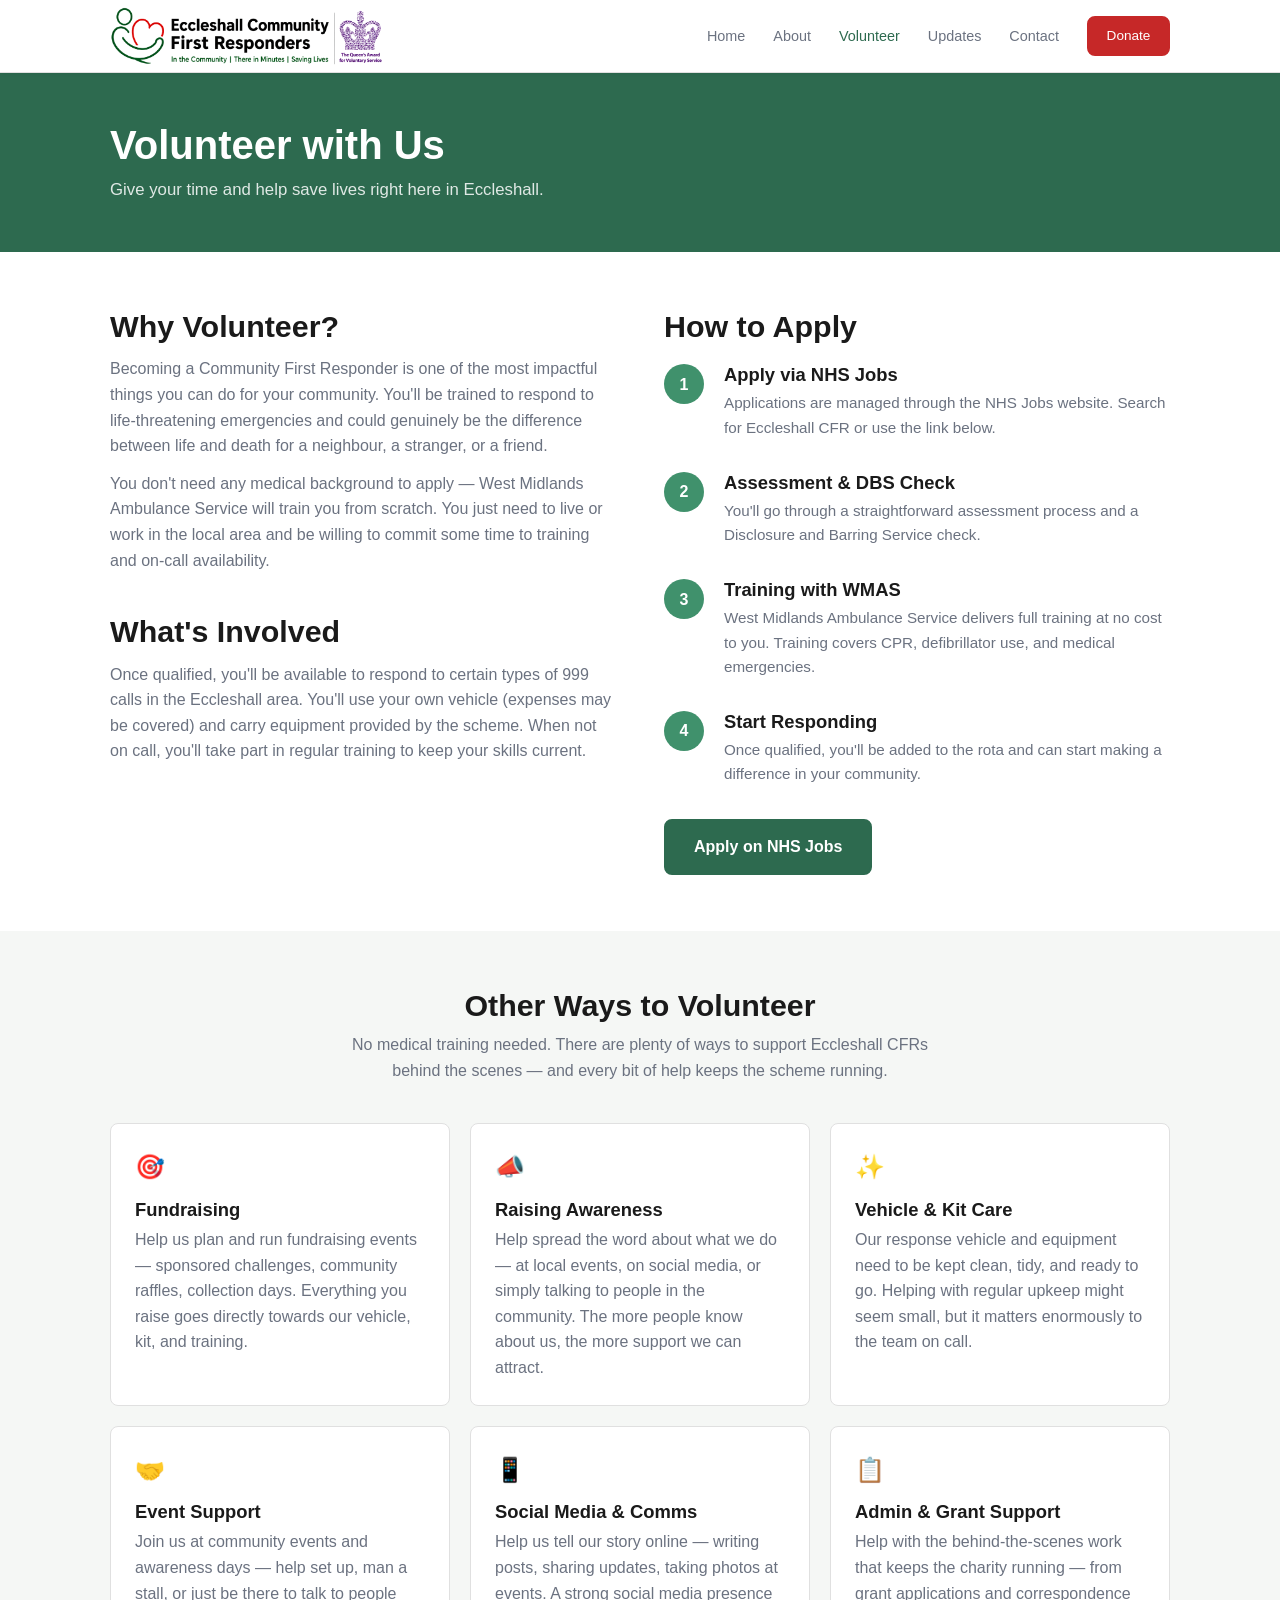
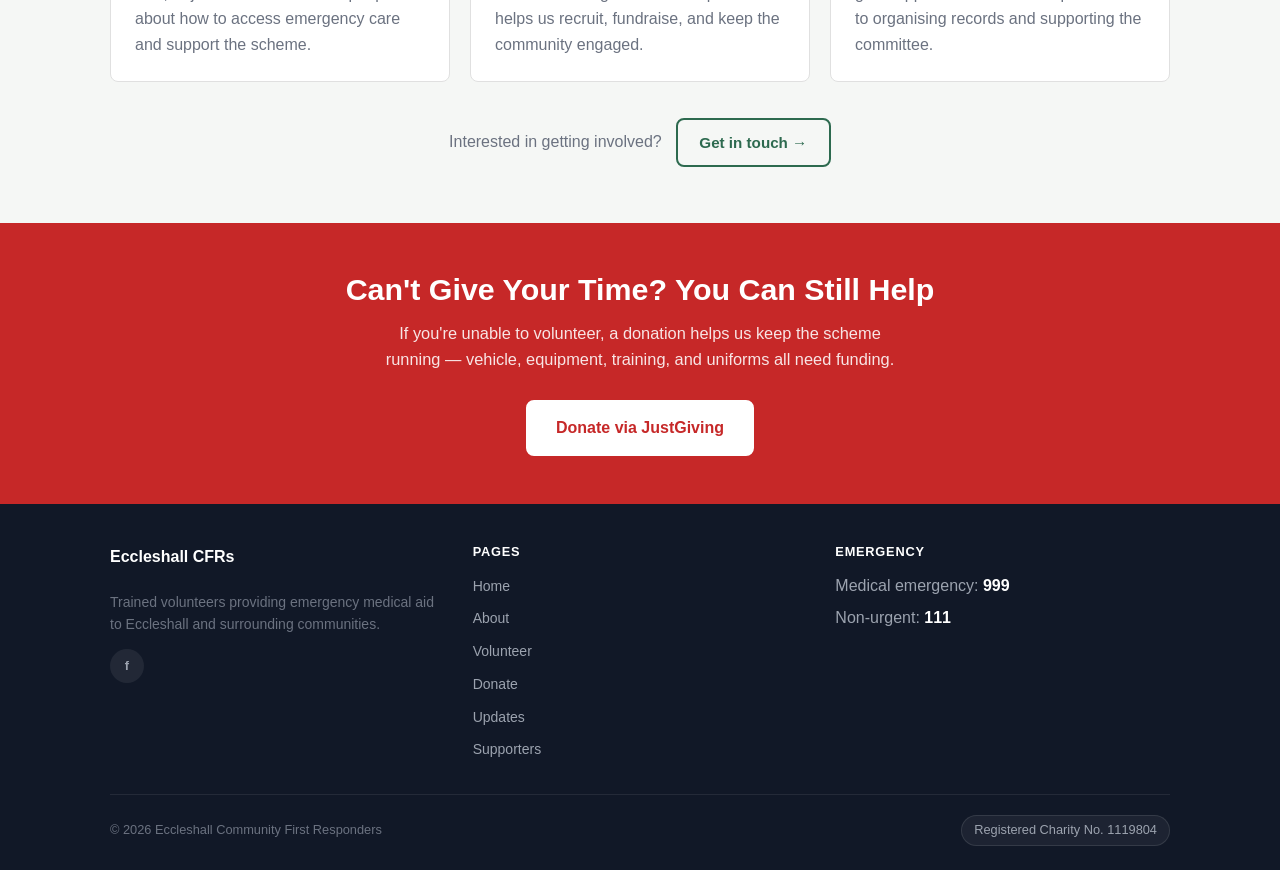
<file: volunteer.html>
<!DOCTYPE html>
<html lang="en">
<head>
  <meta charset="UTF-8">
  <meta name="viewport" content="width=device-width, initial-scale=1.0">
  <title>Volunteer – Eccleshall Community First Responders</title>
  <meta name="description" content="Volunteer with Eccleshall CFRs — as a trained responder or in a supporting role helping with fundraising, awareness, and keeping the scheme running.">
  <link rel="icon" href="images/favicon.ico" sizes="any">
  <link rel="icon" type="image/png" sizes="32x32" href="images/favicon-32x32.png">
  <link rel="icon" type="image/png" sizes="16x16" href="images/favicon-16x16.png">
  <link rel="apple-touch-icon" sizes="180x180" href="images/favicon-180x180.png">
  <link rel="canonical" href="https://www.eccleshallcfrs.org.uk/volunteer">
  <meta property="og:type" content="website">
  <meta property="og:site_name" content="Eccleshall Community First Responders">
  <meta property="og:title" content="Volunteer – Eccleshall Community First Responders">
  <meta property="og:description" content="Volunteer with Eccleshall CFRs — as a trained responder or in a supporting role helping with fundraising, awareness, and keeping the scheme running.">
  <meta property="og:url" content="https://www.eccleshallcfrs.org.uk/volunteer">
  <meta property="og:image" content="https://www.eccleshallcfrs.org.uk/images/ecfr-logo.png">
  <meta name="twitter:card" content="summary">
  <meta name="twitter:title" content="Volunteer – Eccleshall Community First Responders">
  <meta name="twitter:description" content="Volunteer with Eccleshall CFRs — as a trained responder or in a supporting role helping with fundraising, awareness, and keeping the scheme running.">
  <meta name="twitter:image" content="https://www.eccleshallcfrs.org.uk/images/ecfr-logo.png">
  <link rel="stylesheet" href="css/style.css">
</head>
<body>

<header class="site-header">
  <nav class="container nav">
    <a href="index.html" class="nav-logo">
      <img src="images/ecfr-logo.png" alt="Eccleshall Community First Responders" class="nav-logo-img">
    </a>
    <button class="nav-toggle" aria-label="Toggle navigation" aria-expanded="false">
      <span></span><span></span><span></span>
    </button>
    <ul class="nav-links" role="list">
      <li><a href="index.html">Home</a></li>
      <li><a href="about.html">About</a></li>
      <li><a href="volunteer.html" class="active">Volunteer</a></li>
      <li><a href="updates.html">Updates</a></li>
      <li><a href="contact.html">Contact</a></li>
      <li><a href="donate.html" class="btn btn-red">Donate</a></li>
    </ul>
  </nav>
</header>

<main>

  <section class="page-hero">
    <div class="container">
      <h1>Volunteer with Us</h1>
      <p>Give your time and help save lives right here in Eccleshall.</p>
    </div>
  </section>

  <section class="section">
    <div class="container grid-2" style="display:grid;gap:3rem;align-items:start;">

      <div>
        <h2>Why Volunteer?</h2>
        <p style="margin-top:0.75rem;">Becoming a Community First Responder is one of the most impactful things you can do for your community. You'll be trained to respond to life-threatening emergencies and could genuinely be the difference between life and death for a neighbour, a stranger, or a friend.</p>
        <p style="margin-top:0.75rem;">You don't need any medical background to apply — West Midlands Ambulance Service will train you from scratch. You just need to live or work in the local area and be willing to commit some time to training and on-call availability.</p>

        <h2 style="margin-top:2.5rem;">What's Involved</h2>
        <p style="margin-top:0.75rem;">Once qualified, you'll be available to respond to certain types of 999 calls in the Eccleshall area. You'll use your own vehicle (expenses may be covered) and carry equipment provided by the scheme. When not on call, you'll take part in regular training to keep your skills current.</p>
      </div>

      <div>
        <h2>How to Apply</h2>
        <div class="steps" style="margin-top:1.25rem;">
          <div class="step">
            <div class="step-num">1</div>
            <div class="step-body">
              <h3>Apply via NHS Jobs</h3>
              <p>Applications are managed through the NHS Jobs website. Search for Eccleshall CFR or use the link below.</p>
            </div>
          </div>
          <div class="step">
            <div class="step-num">2</div>
            <div class="step-body">
              <h3>Assessment & DBS Check</h3>
              <p>You'll go through a straightforward assessment process and a Disclosure and Barring Service check.</p>
            </div>
          </div>
          <div class="step">
            <div class="step-num">3</div>
            <div class="step-body">
              <h3>Training with WMAS</h3>
              <p>West Midlands Ambulance Service delivers full training at no cost to you. Training covers CPR, defibrillator use, and medical emergencies.</p>
            </div>
          </div>
          <div class="step">
            <div class="step-num">4</div>
            <div class="step-body">
              <h3>Start Responding</h3>
              <p>Once qualified, you'll be added to the rota and can start making a difference in your community.</p>
            </div>
          </div>
        </div>

        <a href="https://www.jobs.nhs.uk/candidate/jobadvert/C9217-CFR-2025-26"
           target="_blank" rel="noopener"
           class="btn btn-primary btn-lg" style="margin-top:2rem;display:inline-flex;">
          Apply on NHS Jobs
        </a>
      </div>

    </div>
  </section>

  <section class="section section-alt">
    <div class="container">
      <div class="section-hd">
        <h2>Other Ways to Volunteer</h2>
        <p>No medical training needed. There are plenty of ways to support Eccleshall CFRs behind the scenes — and every bit of help keeps the scheme running.</p>
      </div>
      <div class="grid grid-3">
        <div class="card">
          <div class="card-icon">🎯</div>
          <h3>Fundraising</h3>
          <p>Help us plan and run fundraising events — sponsored challenges, community raffles, collection days. Everything you raise goes directly towards our vehicle, kit, and training.</p>
        </div>
        <div class="card">
          <div class="card-icon">📣</div>
          <h3>Raising Awareness</h3>
          <p>Help spread the word about what we do — at local events, on social media, or simply talking to people in the community. The more people know about us, the more support we can attract.</p>
        </div>
        <div class="card">
          <div class="card-icon">✨</div>
          <h3>Vehicle &amp; Kit Care</h3>
          <p>Our response vehicle and equipment need to be kept clean, tidy, and ready to go. Helping with regular upkeep might seem small, but it matters enormously to the team on call.</p>
        </div>
        <div class="card">
          <div class="card-icon">🤝</div>
          <h3>Event Support</h3>
          <p>Join us at community events and awareness days — help set up, man a stall, or just be there to talk to people about how to access emergency care and support the scheme.</p>
        </div>
        <div class="card">
          <div class="card-icon">📱</div>
          <h3>Social Media &amp; Comms</h3>
          <p>Help us tell our story online — writing posts, sharing updates, taking photos at events. A strong social media presence helps us recruit, fundraise, and keep the community engaged.</p>
        </div>
        <div class="card">
          <div class="card-icon">📋</div>
          <h3>Admin &amp; Grant Support</h3>
          <p>Help with the behind-the-scenes work that keeps the charity running — from grant applications and correspondence to organising records and supporting the committee.</p>
        </div>
      </div>
      <p style="text-align:center;margin-top:2.25rem;color:var(--muted);">
        Interested in getting involved?
        <a href="contact.html" class="btn btn-outline" style="margin-left:0.6rem;">Get in touch →</a>
      </p>
    </div>
  </section>

  <section class="donate-strip">
    <div class="container">
      <h2>Can't Give Your Time? You Can Still Help</h2>
      <p>If you're unable to volunteer, a donation helps us keep the scheme running — vehicle, equipment, training, and uniforms all need funding.</p>
      <a href="https://www.justgiving.com/eccleshallcommunityfirstresponders" target="_blank" rel="noopener" class="btn btn-lg">Donate via JustGiving</a>
    </div>
  </section>

</main>

<footer class="site-footer">
  <div class="container">
    <div class="footer-grid">
      <div class="footer-brand">
        <a href="index.html" class="footer-name">Eccleshall CFRs</a>
        <p style="margin-top:0.6rem;">Trained volunteers providing emergency medical aid to Eccleshall and surrounding communities.</p>
        <div class="footer-social">
          <a href="https://facebook.com/131270403575068" class="social-btn" aria-label="Facebook" target="_blank" rel="noopener">f</a>
        </div>
      </div>
      <div class="footer-col">
        <h4>Pages</h4>
        <ul class="footer-links">
          <li><a href="index.html">Home</a></li>
          <li><a href="about.html">About</a></li>
          <li><a href="volunteer.html">Volunteer</a></li>
          <li><a href="donate.html">Donate</a></li>
          <li><a href="updates.html">Updates</a></li>
          <li><a href="sponsors.html">Supporters</a></li>
        </ul>
      </div>
      <div class="footer-col">
        <h4>Emergency</h4>
        <ul class="footer-links">
          <li>Medical emergency: <strong style="color:#fff;">999</strong></li>
          <li>Non-urgent: <strong style="color:#fff;">111</strong></li>
        </ul>
      </div>
    </div>
    <div class="footer-bottom">
      <p>© 2026 Eccleshall Community First Responders</p>
      <span class="charity-no">Registered Charity No. 1119804</span>
    </div>
  </div>
</footer>

<script>
  (function() {
    var t = document.querySelector('.nav-toggle');
    var m = document.querySelector('.nav-links');
    if (t && m) t.addEventListener('click', function() {
      var open = m.classList.toggle('open');
      t.setAttribute('aria-expanded', String(open));
    });
  })();
</script>
</body>
</html>
</file>
<file: css/style.css>
/* ============================================================
   Eccleshall CFRs – stylesheet
   ============================================================ */

:root {
  --green:      #2D6A4F;
  --green-2:    #40916C;
  --green-pale: #D8F3DC;
  --red:        #C62828;
  --text:       #1A1A1A;
  --muted:      #6B7280;
  --border:     #E0E0E0;
  --bg:         #FFFFFF;
  --bg-alt:     #F5F7F5;
  --shadow:     0 2px 8px rgba(0,0,0,0.08);
  --radius:     8px;
  --nav-h:      72px;
  --max-w:      1100px;
  --font:       -apple-system, BlinkMacSystemFont, "Segoe UI", Roboto, Helvetica, Arial, sans-serif;
}

/* ---- Reset ---- */
*, *::before, *::after { box-sizing: border-box; margin: 0; padding: 0; }
html { scroll-behavior: smooth; -webkit-text-size-adjust: 100%; }
body { font-family: var(--font); color: var(--text); background: var(--bg); line-height: 1.6; font-size: 16px; }
img  { max-width: 100%; height: auto; display: block; }
a    { color: var(--green-2); }
a:hover { color: var(--green); }
ul   { list-style: none; }

/* ---- Typography ---- */
h1, h2, h3, h4 { line-height: 1.2; font-weight: 700; }
h1 { font-size: clamp(1.8rem, 4vw, 2.5rem); }
h2 { font-size: clamp(1.4rem, 3vw, 1.9rem); }
h3 { font-size: 1.15rem; }
p  { color: var(--muted); }

/* ---- Layout ---- */
.container    { max-width: var(--max-w); margin: 0 auto; padding: 0 1.25rem; }
.section      { padding: 3.5rem 0; }
.section-alt  { background: var(--bg-alt); }
.section-hd   { text-align: center; margin-bottom: 2.5rem; }
.section-hd p { margin-top: 0.5rem; max-width: 580px; margin-left: auto; margin-right: auto; }
.grid   { display: grid; gap: 1.25rem; }
.grid-3 { grid-template-columns: repeat(auto-fit, minmax(260px, 1fr)); }
.grid-2 { grid-template-columns: repeat(auto-fit, minmax(300px, 1fr)); }

/* ---- Buttons ---- */
.btn {
  display: inline-flex; align-items: center; gap: 0.4rem;
  padding: 0.65rem 1.35rem; border-radius: var(--radius);
  font-size: 0.95rem; font-weight: 600; cursor: pointer;
  border: 2px solid transparent; text-decoration: none;
  transition: background 0.15s, color 0.15s, border-color 0.15s;
}
.btn:hover { text-decoration: none; }
.btn-primary  { background: var(--green);  color: #fff; border-color: var(--green); }
.btn-primary:hover  { background: #1B4332; border-color: #1B4332; color: #fff; }
.btn-outline  { background: transparent; color: var(--green); border-color: var(--green); }
.btn-outline:hover  { background: var(--green); color: #fff; }
.btn-outline-w { background: transparent; color: #fff; border-color: rgba(255,255,255,0.55); }
.btn-outline-w:hover { background: rgba(255,255,255,0.12); color: #fff; border-color: rgba(255,255,255,0.9); }
.btn-red      { background: var(--red); color: #fff; border-color: var(--red); }
.btn-red:hover { background: #9B1C1C; border-color: #9B1C1C; color: #fff; }
.btn-lg { padding: 0.85rem 1.75rem; font-size: 1rem; }

/* ---- Navigation ---- */
.site-header {
  position: sticky; top: 0; z-index: 100;
  background: #fff; border-bottom: 1px solid var(--border);
  box-shadow: 0 1px 4px rgba(0,0,0,0.06);
}
.nav { display: flex; align-items: center; justify-content: space-between; height: var(--nav-h); }
.nav-logo {
  display: flex; align-items: center;
  text-decoration: none; flex-shrink: 0;
}
.nav-logo:hover { text-decoration: none; opacity: 0.85; }
.nav-logo-img { height: 58px; width: auto; display: block; }
.site-footer .nav-logo-img { height: 36px; }
@media (max-width: 768px) { .nav-logo-img { height: 44px; } }
.nav-links { display: flex; gap: 1.75rem; align-items: center; }
.nav-links a { color: var(--muted); font-size: 0.9rem; font-weight: 500; text-decoration: none; transition: color 0.15s; }
.nav-links a:hover, .nav-links a.active { color: var(--green); }
.nav-links a.btn-red, .nav-links a.btn-red:hover { color: #fff; }
.nav-links .btn { padding: 0.45rem 1.1rem; font-size: 0.85rem; }
.nav-toggle {
  display: none; flex-direction: column; gap: 5px;
  background: none; border: none; cursor: pointer; padding: 0.5rem;
}
.nav-toggle span { display: block; width: 22px; height: 2px; background: var(--muted); transition: all 0.2s; }

/* ---- Hero ---- */
.hero {
  background: linear-gradient(145deg, var(--green) 0%, var(--green-2) 100%);
  color: #fff; padding: 4.5rem 0 5.5rem;
  position: relative; overflow: hidden;
}
.hero::after {
  content: ''; position: absolute; bottom: -1px; left: 0; right: 0;
  height: 50px; background: var(--bg);
  clip-path: ellipse(55% 100% at 50% 100%);
}
.hero h1 { color: #fff; max-width: 650px; margin-bottom: 1rem; }
.hero p   { color: rgba(255,255,255,0.88); font-size: 1.1rem; max-width: 540px; margin-bottom: 2rem; }
.hero-ctas { display: flex; gap: 0.85rem; flex-wrap: wrap; }

/* Page inner hero (about, volunteer, etc.) */
.page-hero { background: var(--green); color: #fff; padding: 3rem 0; }
.page-hero h1 { color: #fff; margin-bottom: 0.5rem; }
.page-hero p  { color: rgba(255,255,255,0.85); font-size: 1.05rem; }

/* ---- Cards ---- */
.card { background: #fff; border: 1px solid var(--border); border-radius: var(--radius); padding: 1.5rem; }
.card-icon { font-size: 1.5rem; margin-bottom: 0.75rem; }
.card h3   { margin-bottom: 0.4rem; color: var(--text); }

/* News cards */
.news-card {
  background: #fff; border: 1px solid var(--border); border-radius: var(--radius);
  overflow: hidden; display: flex; flex-direction: column;
  transition: box-shadow 0.15s;
}
.news-card:hover { box-shadow: var(--shadow); }
.news-card-img { width: 100%; height: 180px; object-fit: cover; }
.news-card-placeholder {
  height: 180px; background: var(--green-pale);
  display: flex; align-items: center; justify-content: center;
  font-size: 2.5rem;
}
.news-card-body { padding: 1.25rem; flex: 1; display: flex; flex-direction: column; gap: 0.5rem; }
.news-date { font-size: 0.78rem; color: var(--muted); font-weight: 600; text-transform: uppercase; letter-spacing: 0.04em; }
.news-card h3 { font-size: 1.05rem; color: var(--text); line-height: 1.3; }
.news-card p  { font-size: 0.9rem; }
.read-more { margin-top: auto; font-size: 0.88rem; font-weight: 600; color: var(--green-2); text-decoration: none; }
.read-more:hover { color: var(--green); text-decoration: underline; }

/* ---- Facebook CTA ---- */
.fb-section { padding: 3.5rem 0; background: var(--bg-alt); }

/* ---- Donate strip ---- */
.donate-strip { background: var(--red); color: #fff; padding: 3rem 0; text-align: center; }
.donate-strip h2 { color: #fff; margin-bottom: 0.75rem; }
.donate-strip p  { color: rgba(255,255,255,0.88); max-width: 520px; margin: 0 auto 1.75rem; font-size: 1.025rem; }
.donate-strip .btn { background: #fff; color: var(--red); border-color: #fff; font-size: 1rem; padding: 0.8rem 1.75rem; }
.donate-strip .btn:hover { background: rgba(255,255,255,0.9); color: var(--red); text-decoration: none; }

/* ---- Volunteer steps ---- */
.steps { display: flex; flex-direction: column; gap: 2rem; }
.step  { display: flex; gap: 1.25rem; }
.step-num {
  width: 40px; height: 40px; min-width: 40px; border-radius: 50%;
  background: var(--green-2); color: #fff;
  display: flex; align-items: center; justify-content: center;
  font-weight: 700; font-size: 1rem;
}
.step-body h3 { margin-bottom: 0.3rem; }
.step-body p  { font-size: 0.95rem; }

/* ---- Contact form ---- */
.contact-form { display: flex; flex-direction: column; gap: 1rem; max-width: 560px; }
.contact-form label { font-weight: 600; font-size: 0.9rem; color: var(--text); }
.contact-form input,
.contact-form textarea,
.contact-form select {
  width: 100%; padding: 0.65rem 0.85rem;
  border: 1px solid var(--border); border-radius: var(--radius);
  font-family: var(--font); font-size: 0.95rem; color: var(--text);
  background: var(--bg); transition: border-color 0.15s;
}
.contact-form input:focus,
.contact-form textarea:focus {
  outline: none; border-color: var(--green-2);
  box-shadow: 0 0 0 3px rgba(64,145,108,0.12);
}
.contact-form textarea { resize: vertical; min-height: 140px; }
.form-success { background: var(--green-pale); border: 1px solid var(--green-2); border-radius: var(--radius); padding: 1.25rem; color: var(--green); font-weight: 600; margin-bottom: 1.5rem; }
.form-error   { background: #fdecea; border: 1px solid var(--red); border-radius: var(--radius); padding: 1.25rem; color: var(--red); font-weight: 600; margin-bottom: 1.5rem; }
/* Team grid */
.team-grid { display: grid; grid-template-columns: repeat(auto-fill, minmax(160px, 1fr)); gap: 1.5rem; margin-top: 0; }
.team-card { background: #fff; border-radius: var(--radius); overflow: hidden; border: 1px solid var(--border); text-align: center; }
.team-photo { width: 100%; aspect-ratio: 1/1; object-fit: cover; object-position: top; display: block; }
.team-info { padding: 0.85rem 0.75rem; }
.team-info strong { display: block; font-size: 0.95rem; color: var(--text); }
.team-role { display: inline-block; margin-top: 0.35rem; font-size: 0.75rem; font-weight: 600; color: var(--muted); background: var(--bg-alt); border-radius: 20px; padding: 0.2rem 0.65rem; text-transform: uppercase; letter-spacing: 0.04em; }
.team-role-coord { background: var(--green); color: #fff; }

/* ---- Info box (contact sidebar) ---- */
.info-box { background: var(--bg-alt); border: 1px solid var(--border); border-radius: var(--radius); padding: 1.5rem; }
.info-box h3 { margin-bottom: 1rem; }
.info-box ul { display: flex; flex-direction: column; gap: 0.75rem; }
.info-box li { display: flex; gap: 0.75rem; align-items: flex-start; font-size: 0.95rem; }
.info-box li span:first-child { font-size: 1.1rem; flex-shrink: 0; margin-top: 0.1rem; }

/* ---- Emergency steps (about page) ---- */
.esteps { display: flex; flex-direction: column; gap: 1.25rem; margin-top: 1.25rem; }
.estep  { display: flex; gap: 1rem; align-items: flex-start; }
.estep-num {
  min-width: 38px; height: 38px; border-radius: 50%;
  background: var(--red); color: #fff;
  display: flex; align-items: center; justify-content: center;
  font-weight: 700; font-size: 0.95rem; flex-shrink: 0;
}
.estep h3 { margin-bottom: 0.2rem; font-size: 1rem; }
.estep p  { font-size: 0.9rem; }

/* ---- Loading / empty states ---- */
.loading-state, .empty-state { text-align: center; padding: 2.5rem; color: var(--muted); }
.spinner {
  width: 32px; height: 32px; border: 3px solid var(--border);
  border-top-color: var(--green-2); border-radius: 50%;
  animation: spin 0.7s linear infinite; margin: 0 auto 0.75rem;
}
@keyframes spin { to { transform: rotate(360deg); } }

/* ---- Prose (single update view) ---- */
.prose { max-width: 720px; }
.prose h1, .prose h2, .prose h3 { color: var(--text); margin-top: 1.75rem; margin-bottom: 0.6rem; }
.prose h1 { margin-top: 0; }
.prose p  { margin-bottom: 1rem; }
.prose ul, .prose ol { margin: 0.75rem 0 0.75rem 1.5rem; }
.prose ul { list-style: disc; }
.prose ol { list-style: decimal; }
.prose li { margin-bottom: 0.25rem; color: var(--muted); }
.prose a  { color: var(--green-2); }
.prose blockquote { border-left: 4px solid var(--green-2); padding: 0.5rem 1rem; background: var(--green-pale); border-radius: 0 var(--radius) var(--radius) 0; margin: 1.25rem 0; }
.prose img { border-radius: var(--radius); margin: 1.25rem 0; }

/* ---- Footer ---- */
.site-footer { background: #111827; color: #9CA3AF; padding: 2.5rem 0 1.5rem; }
.footer-grid { display: grid; grid-template-columns: repeat(auto-fit, minmax(180px, 1fr)); gap: 1.75rem; margin-bottom: 2rem; }
.footer-brand .nav-logo { color: #fff; margin-bottom: 0.6rem; }
.footer-name { color: #fff; font-weight: 700; font-size: 1rem; text-decoration: none; display: inline-block; margin-bottom: 0.75rem; }
.footer-name:hover { color: rgba(255,255,255,0.8); text-decoration: none; }
.footer-brand p { font-size: 0.875rem; line-height: 1.6; }
.footer-col h4 { color: #fff; font-size: 0.8rem; font-weight: 700; letter-spacing: 0.06em; text-transform: uppercase; margin-bottom: 0.85rem; }
.footer-links { display: flex; flex-direction: column; gap: 0.45rem; }
.footer-links a { color: #9CA3AF; font-size: 0.875rem; text-decoration: none; transition: color 0.15s; }
.footer-links a:hover { color: #fff; }
.footer-social { display: flex; gap: 0.6rem; margin-top: 0.85rem; }
.social-btn { width: 34px; height: 34px; border-radius: 50%; background: rgba(255,255,255,0.07); color: #9CA3AF; display: flex; align-items: center; justify-content: center; font-size: 0.8rem; font-weight: 700; text-decoration: none; transition: background 0.15s, color 0.15s; }
.social-btn:hover { background: var(--green-2); color: #fff; text-decoration: none; }
.footer-bottom { border-top: 1px solid rgba(255,255,255,0.08); padding-top: 1.25rem; display: flex; justify-content: space-between; align-items: center; flex-wrap: wrap; gap: 0.5rem; font-size: 0.8rem; }
.charity-no { font-size: 0.8rem; background: rgba(255,255,255,0.05); border: 1px solid rgba(255,255,255,0.1); border-radius: 99px; padding: 0.25rem 0.75rem; }

/* ---- Sponsor cards ---- */
.sponsor-grid { display: grid; grid-template-columns: repeat(auto-fill, minmax(200px, 1fr)); gap: 1.5rem; }
.sponsor-card {
  border: 1px solid var(--border); border-radius: var(--radius);
  padding: 2rem 1.5rem;
  display: flex; flex-direction: column; align-items: center; justify-content: center;
  text-align: center; min-height: 140px; background: #fff;
}
.sponsor-card-dark { background: #1C3B6A; border-color: #1C3B6A; }
.sponsor-card img { max-width: 160px; max-height: 72px; object-fit: contain; display: block; }
.sponsor-card-name { font-weight: 700; font-size: 1.05rem; color: var(--text); }
.sponsor-card-dark .sponsor-card-name { color: #fff; }
.sponsor-card-desc { font-size: 0.82rem; color: var(--muted); margin-top: 0.4rem; }
.sponsor-card-dark .sponsor-card-desc { color: rgba(255,255,255,0.7); }
a.sponsor-card:hover { opacity: 0.88; box-shadow: 0 4px 16px rgba(0,0,0,0.12); }

/* Sponsorship tier list */
.tier-list { display: flex; flex-direction: column; gap: 0; }
.tier-item {
  display: flex; align-items: baseline; justify-content: space-between;
  gap: 1rem; padding: 0.9rem 0; border-bottom: 1px solid var(--border);
}
.tier-item:last-child { border-bottom: none; }
.tier-info { flex: 1; min-width: 0; }
.tier-info strong { display: block; font-size: 0.95rem; color: var(--text); }
.tier-info p { font-size: 0.85rem; margin-top: 0.15rem; }
.tier-cost { font-size: 1.1rem; font-weight: 800; color: var(--green); white-space: nowrap; flex-shrink: 0; }

/* ---- On Duty badge ---- */
.duty-pill {
  display: inline-flex; align-items: center; gap: 0.45rem;
  background: rgba(255,255,255,0.15); border: 1px solid rgba(255,255,255,0.35);
  color: #fff; padding: 0.35rem 0.9rem; border-radius: 999px;
  font-size: 0.85rem; font-weight: 600;
}
.duty-dot {
  width: 7px; height: 7px; background: #6EE7A0; border-radius: 50%;
  flex-shrink: 0;
  animation: duty-pulse 2s ease-in-out infinite;
}
@keyframes duty-pulse {
  0%, 100% { opacity: 1; box-shadow: 0 0 0 0 rgba(110,231,160,0.5); }
  50%       { opacity: 0.75; box-shadow: 0 0 0 5px rgba(110,231,160,0); }
}

/* ---- Stats strip ---- */
.stats-strip { background: #1B4332; color: #fff; padding: 1.75rem 0; }
.stats-inner {
  display: flex; align-items: center; justify-content: center;
  flex-wrap: wrap;
}
.stat-item { text-align: center; padding: 0.5rem 3rem; }
.stat-num  { display: block; font-size: 2.4rem; font-weight: 800; color: #fff; line-height: 1.1; }
.stat-lbl  { display: block; font-size: 0.75rem; font-weight: 600; text-transform: uppercase;
             letter-spacing: 0.08em; color: rgba(255,255,255,0.65); margin-top: 0.25rem; }
.stat-divider { width: 1px; height: 50px; background: rgba(255,255,255,0.18); flex-shrink: 0; }
@media (max-width: 480px) {
  .stat-divider { display: none; }
  .stat-item { padding: 0.5rem 1.75rem; }
}

/* ---- Responsive ---- */
@media (max-width: 768px) {
  .nav-links {
    display: none; position: absolute;
    top: var(--nav-h); left: 0; right: 0;
    background: #fff; flex-direction: column; gap: 0;
    border-bottom: 1px solid var(--border);
    box-shadow: 0 4px 12px rgba(0,0,0,0.08); padding: 0.5rem 0;
  }
  .nav-links.open { display: flex; }
  .nav-links a     { padding: 0.8rem 1.25rem; border-radius: 0; }
  .nav-links .btn  { margin: 0.5rem 1.25rem; justify-content: center; }
  .nav-toggle { display: flex; }
  .site-header { position: relative; }
  .hero { padding: 3rem 0 4rem; }
  .hero-ctas { flex-direction: column; align-items: stretch; }
  .hero-ctas .btn { justify-content: center; }
  .grid-3, .grid-2 { grid-template-columns: 1fr; }
  .footer-bottom { flex-direction: column; align-items: flex-start; }
}
</file>
